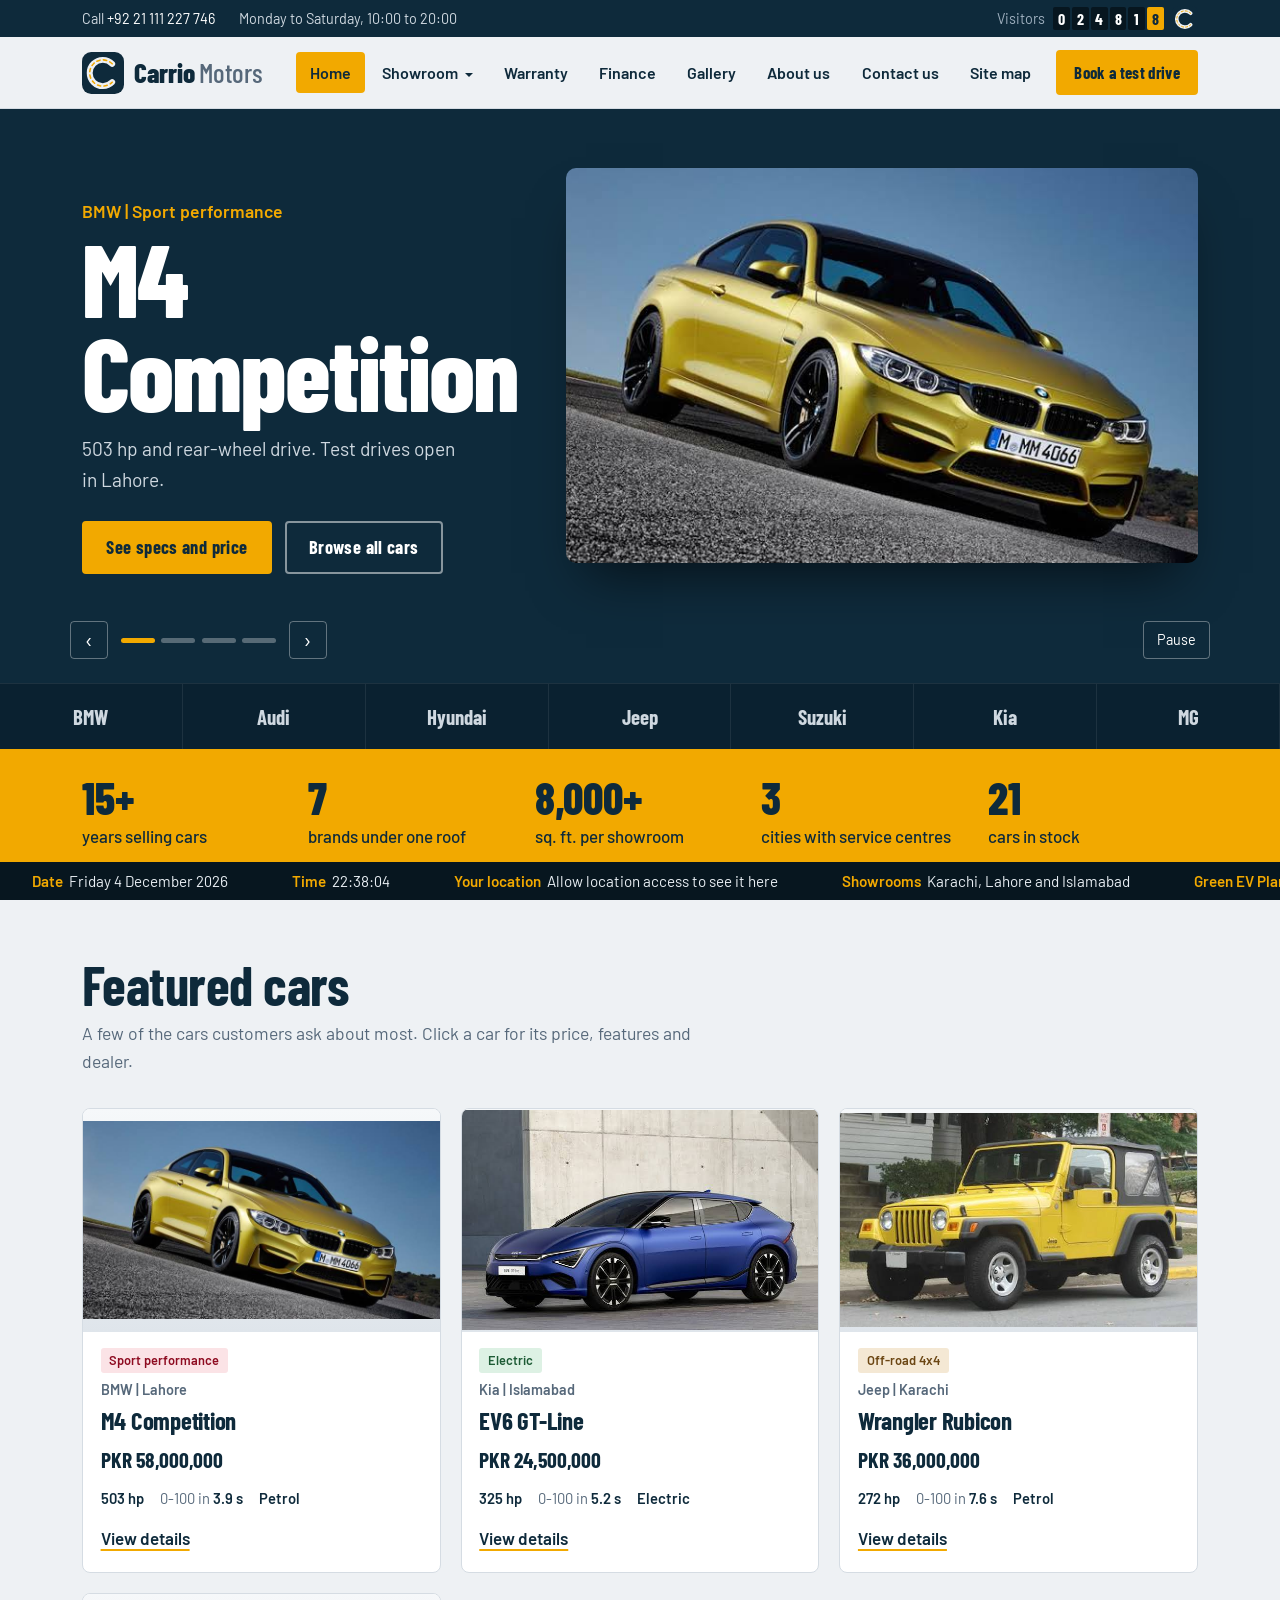
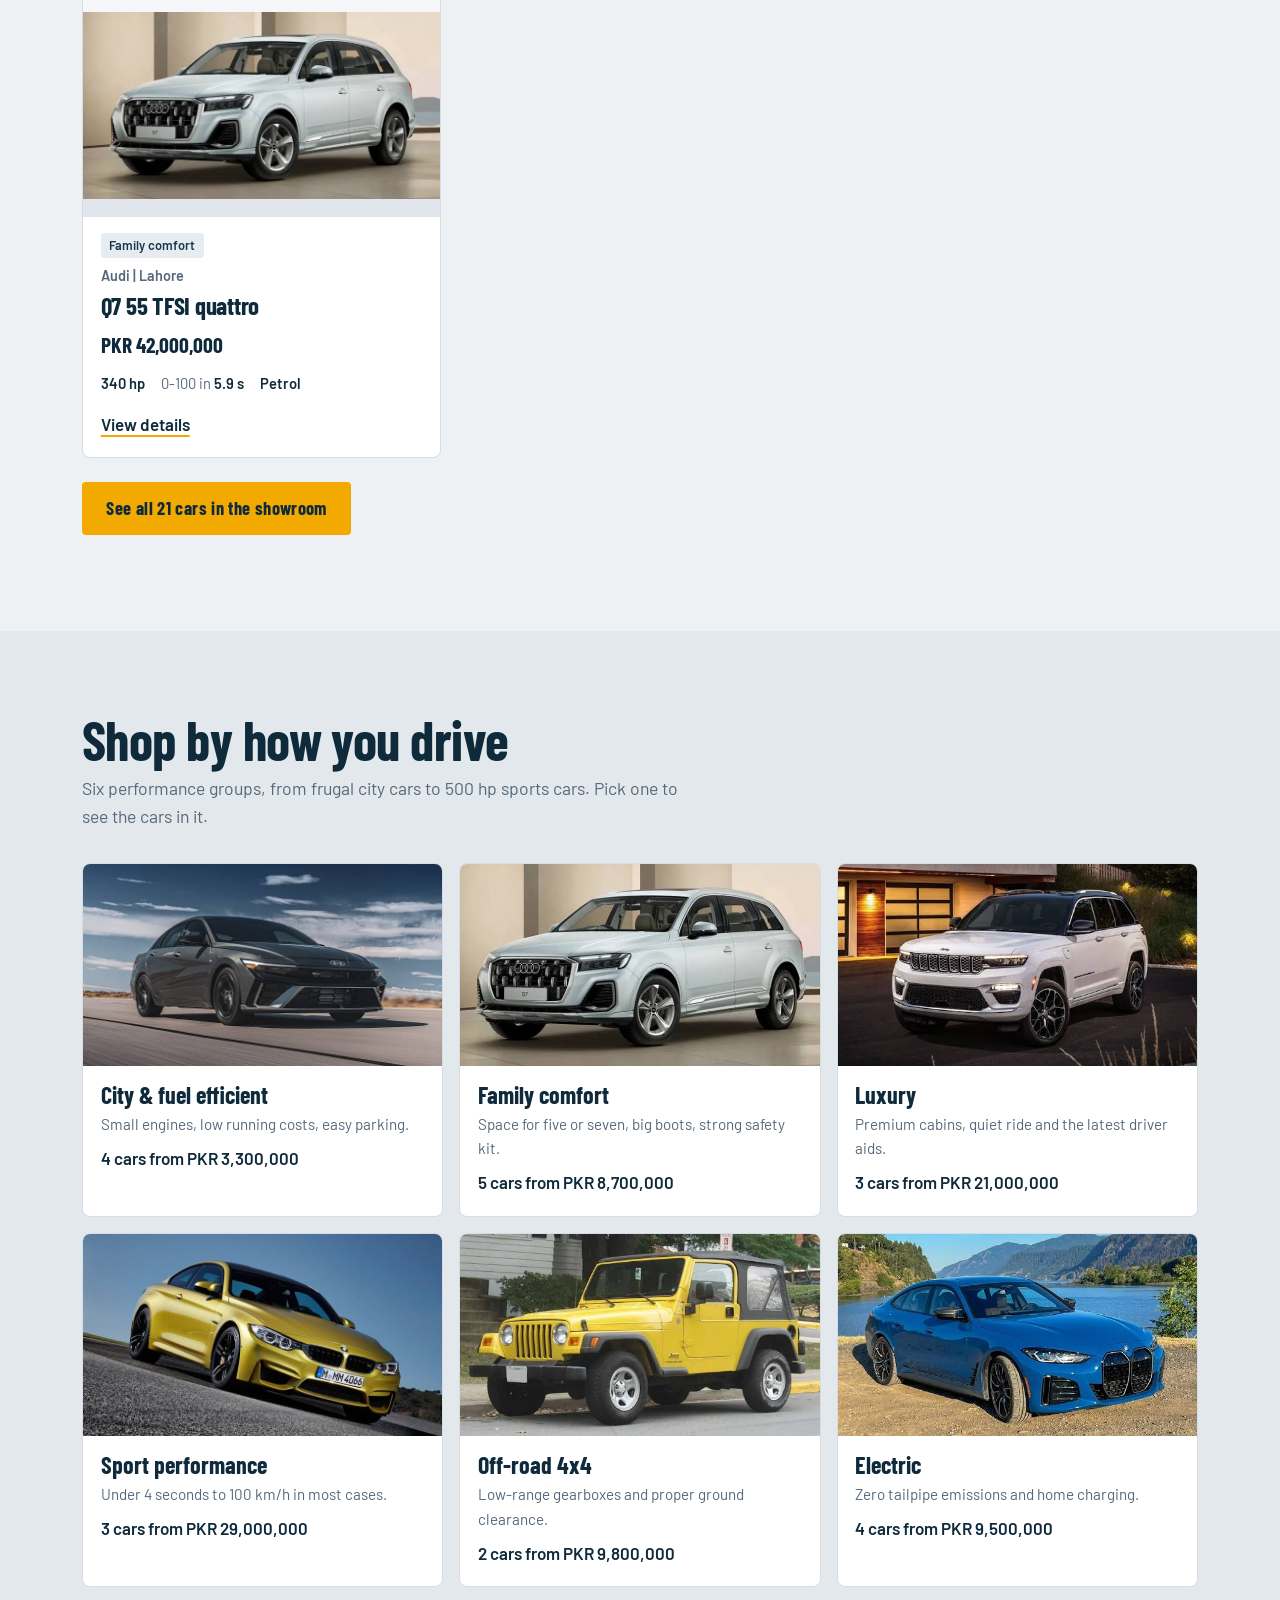
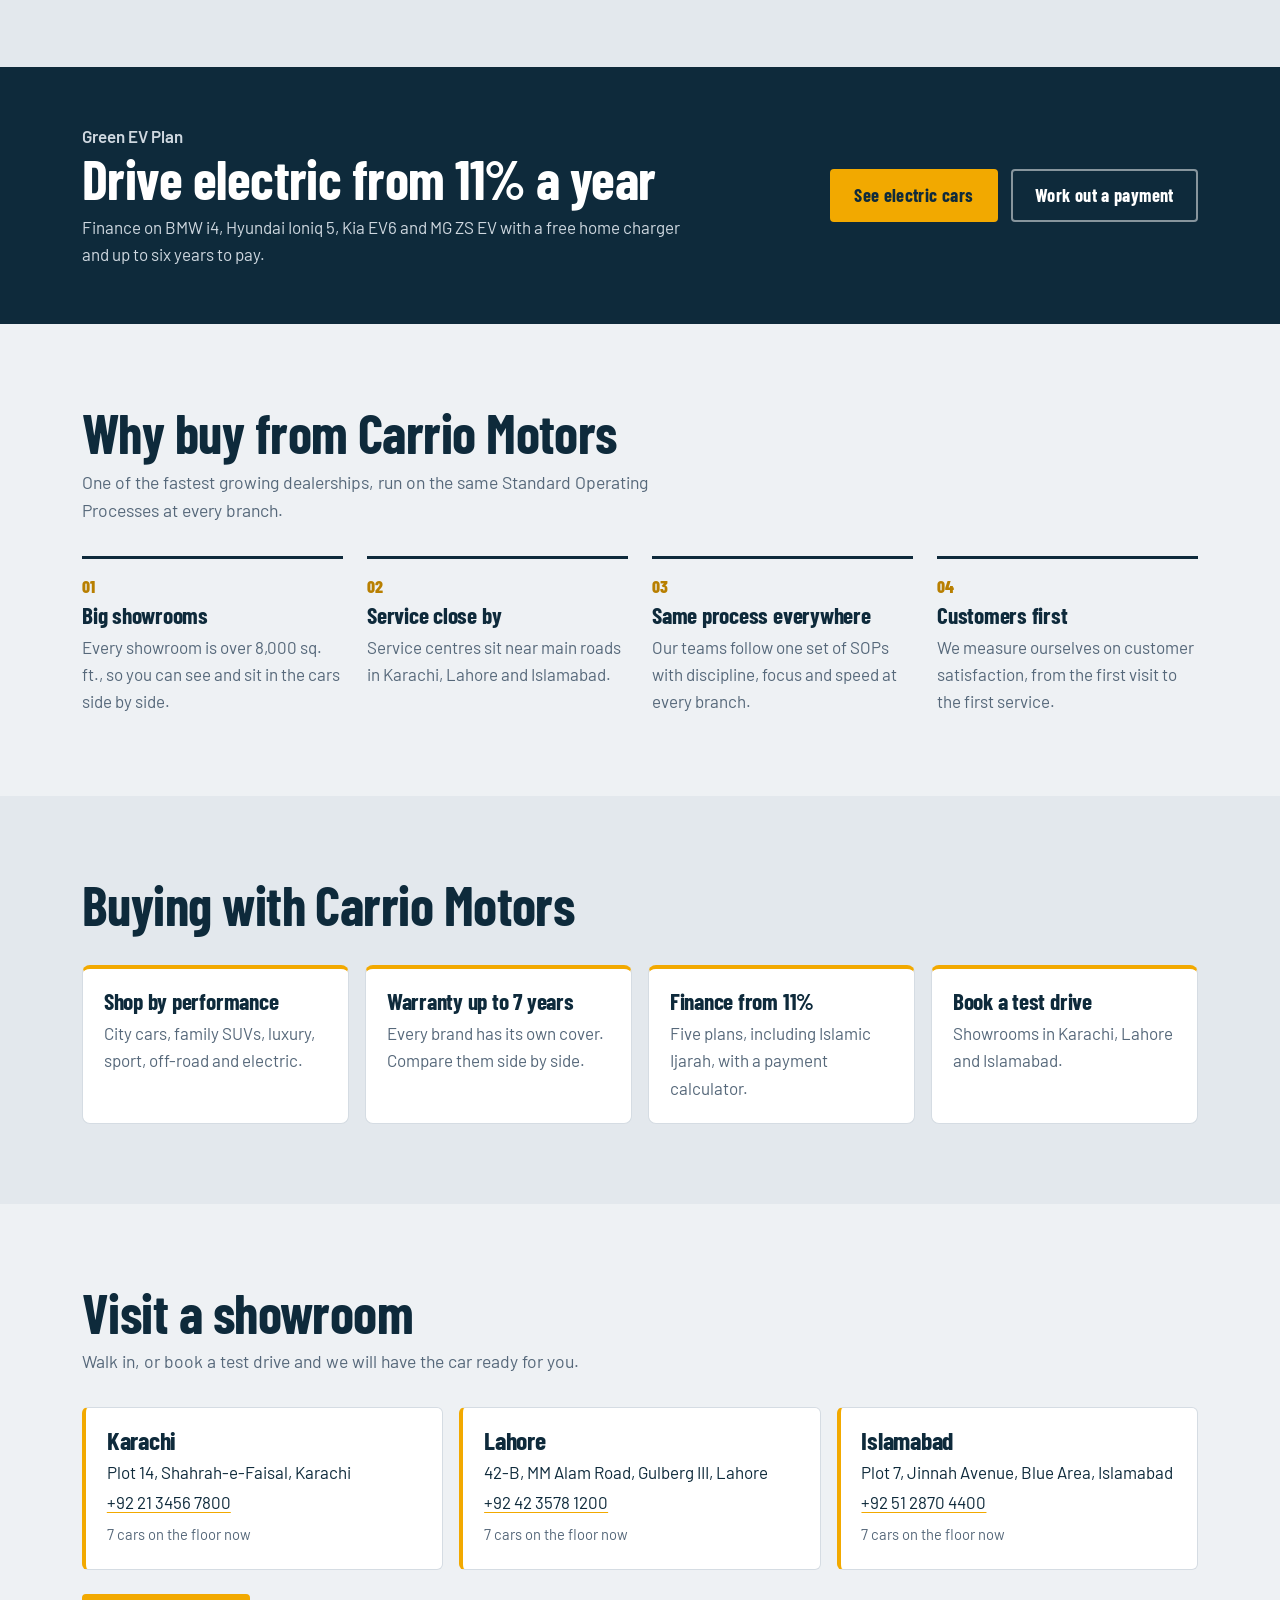
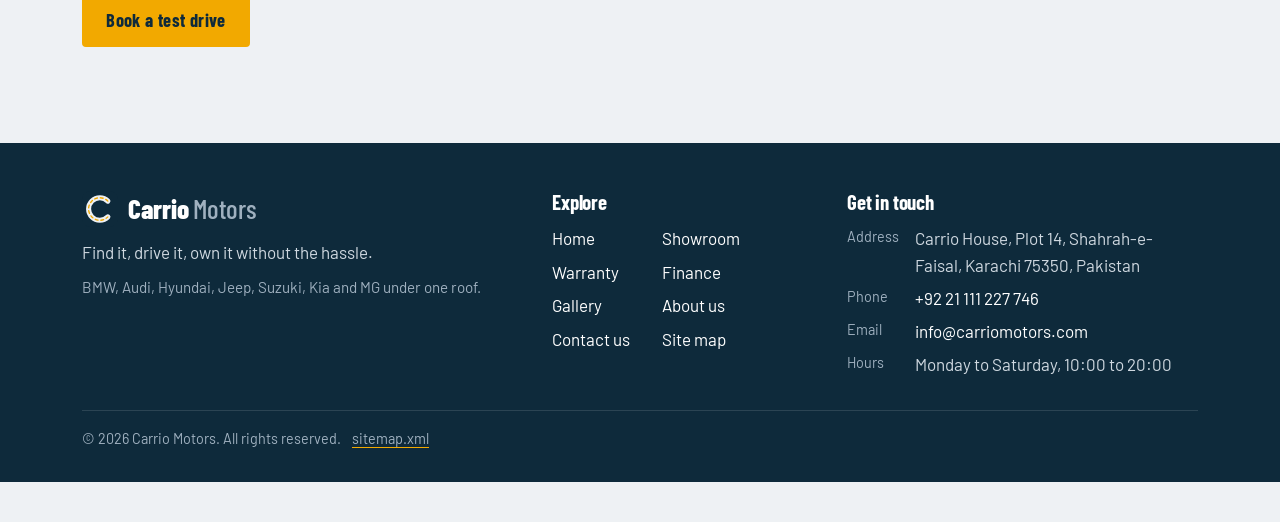
<file: index.html>
<!DOCTYPE html>
<html lang="en">
<head>
  <meta charset="UTF-8">
  <meta name="viewport" content="width=device-width, initial-scale=1">
  <meta name="description" content="Carrio Motors: BMW, Audi, Hyundai, Jeep, Suzuki, Kia and MG cars with warranty and finance plans, in Karachi, Lahore and Islamabad.">
  <title>Carrio Motors | Car dealership</title>
  <link rel="icon" href="images/logo.svg" type="image/svg+xml">
  <link rel="stylesheet" href="assets/vendor/bootstrap.min.css">
  <link rel="stylesheet" href="assets/css/style.css">
</head>
<body data-page="index">

<a class="skip-link" href="#main">Skip to content</a>

<!-- ===== Utility strip: contact + visitor counter beside logo (top right) ===== -->
<div class="utility-strip">
  <div class="container-xl d-flex align-items-center justify-content-between gap-3">
    <p class="utility-info mb-0">
      <span>Call <a href="tel:+9221111227746" data-company="phone">+92 21 111 227 746</a></span>
      <span class="d-none d-md-inline" data-company="hours">Monday to Saturday, 10:00 to 20:00</span>
    </p>
    <div class="visitor" aria-live="polite">
      <span class="visitor-label">Visitors</span>
      <span class="odometer" id="visitorCount" aria-label="Visitor count"></span>
      <img src="images/logo.svg" alt="Carrio Motors emblem" class="visitor-logo" width="26" height="26">
    </div>
  </div>
</div>

<!-- ===== Header + menu ===== -->
<header class="site-header" id="top">
  <nav class="container-xl d-flex align-items-center justify-content-between" id="mainNav" aria-label="Main menu">
    <a href="index.html" class="brand-mark">
      <img src="images/logo.svg" alt="" width="42" height="42">
      <span class="brand-word">Carrio<span>Motors</span></span>
    </a>

    <button class="menu-toggle" id="menuToggle" aria-expanded="false" aria-controls="menuList">
      <span class="bar"></span><span class="bar"></span><span class="bar"></span>
      <span class="visually-hidden">Open menu</span>
    </button>

    <ul class="menu" id="menuList">
      <li><a href="index.html" class="nav-link">Home</a></li>
      <li class="has-drop">
        <a href="showroom.html" class="nav-link" aria-haspopup="true">Showroom</a>
        <ul class="drop">
          <li><a href="showroom.html?view=brand">Cars by brand</a></li>
          <li><a href="showroom.html?view=category">Cars by performance</a></li>
        </ul>
      </li>
      <li><a href="warranty.html" class="nav-link">Warranty</a></li>
      <li><a href="finance.html" class="nav-link">Finance</a></li>
      <li><a href="gallery.html" class="nav-link">Gallery</a></li>
      <li><a href="about.html" class="nav-link">About us</a></li>
      <li><a href="contact.html" class="nav-link">Contact us</a></li>
      <li><a href="sitemap.html" class="nav-link">Site map</a></li>
      <li class="menu-cta"><a href="contact.html" class="btn-signal">Book a test drive</a></li>
    </ul>
  </nav>
</header>


<main id="main">

  <!-- ===== Hero: scrolling images of cars ===== -->
  <section id="home" class="hero" aria-roledescription="carousel" aria-label="Featured cars">
    <div class="container-xl hero-inner">
      <div class="hero-copy">
        <p class="hero-kicker" id="heroBrand"></p>
        <h1 class="hero-title" id="heroTitle">Carrio Motors</h1>
        <p class="hero-line" id="heroLine"></p>
        <div class="hero-actions">
          <button class="btn-signal" id="heroDetails">See specs and price</button>
          <a href="showroom.html" class="btn-ghost">Browse all cars</a>
        </div>
      </div>
      <div class="hero-stage">
        <div class="hero-car" id="heroCar"></div>
        <div class="road" aria-hidden="true"><span></span></div>
      </div>
    </div>
    <div class="container-xl hero-controls">
      <button class="hero-arrow" id="heroPrev" aria-label="Previous car">&#8249;</button>
      <div class="hero-dots" id="heroDots" role="tablist"></div>
      <button class="hero-arrow" id="heroNext" aria-label="Next car">&#8250;</button>
      <button class="hero-pause" id="heroPause" aria-label="Pause slideshow">Pause</button>
    </div>
    <div class="brand-rail" id="brandRail" aria-label="Brands we sell"></div>
  </section>



  <!-- ===== Stats band ===== -->
  <section class="stats-band" aria-label="Carrio Motors in numbers">
    <div class="container-xl"><dl class="band-stats" id="homeStats"></dl></div>
  </section>

  <!-- ===== Featured cars ===== -->
  <section id="featured" class="section">
    <div class="container-xl">
      <div class="section-head">
        <h2>Featured cars</h2>
        <p>A few of the cars customers ask about most. Click a car for its price, features and dealer.</p>
      </div>
      <div class="car-grid" id="featuredGrid"></div>
      <p class="mt-4"><a href="showroom.html" class="btn-signal">See all 21 cars in the showroom</a></p>
    </div>
  </section>


  <!-- ===== Shop by performance ===== -->
  <section class="section section-alt">
    <div class="container-xl">
      <div class="section-head">
        <h2>Shop by how you drive</h2>
        <p>Six performance groups, from frugal city cars to 500 hp sports cars. Pick one to see the cars in it.</p>
      </div>
      <div class="cat-grid" id="catTiles"></div>
    </div>
  </section>

  <!-- ===== Offer banner ===== -->
  <section class="offer">
    <div class="container-xl offer-inner">
      <div>
        <p class="offer-kicker">Green EV Plan</p>
        <h2>Drive electric from 11% a year</h2>
        <p>Finance on BMW i4, Hyundai Ioniq 5, Kia EV6 and MG ZS EV with a free home charger and up to six years to pay.</p>
      </div>
      <div class="offer-actions">
        <a href="showroom.html?category=electric" class="btn-signal">See electric cars</a>
        <a href="finance.html#calculator" class="btn-ghost">Work out a payment</a>
      </div>
    </div>
  </section>

  <!-- ===== Why Carrio ===== -->
  <section class="section">
    <div class="container-xl">
      <div class="section-head">
        <h2>Why buy from Carrio Motors</h2>
        <p>One of the fastest growing dealerships, run on the same Standard Operating Processes at every branch.</p>
      </div>
      <div class="why-grid">
        <div class="why"><span class="why-num">01</span><h3>Big showrooms</h3><p>Every showroom is over 8,000 sq. ft., so you can see and sit in the cars side by side.</p></div>
        <div class="why"><span class="why-num">02</span><h3>Service close by</h3><p>Service centres sit near main roads in Karachi, Lahore and Islamabad.</p></div>
        <div class="why"><span class="why-num">03</span><h3>Same process everywhere</h3><p>Our teams follow one set of SOPs with discipline, focus and speed at every branch.</p></div>
        <div class="why"><span class="why-num">04</span><h3>Customers first</h3><p>We measure ourselves on customer satisfaction, from the first visit to the first service.</p></div>
      </div>
    </div>
  </section>

  <!-- ===== Quick links ===== -->
  <section class="section section-alt">
    <div class="container-xl">
      <div class="section-head"><h2>Buying with Carrio Motors</h2></div>
      <div class="quick-grid">
        <a class="quick" href="showroom.html?view=category"><h3>Shop by performance</h3><p>City cars, family SUVs, luxury, sport, off-road and electric.</p></a>
        <a class="quick" href="warranty.html"><h3>Warranty up to 7 years</h3><p>Every brand has its own cover. Compare them side by side.</p></a>
        <a class="quick" href="finance.html"><h3>Finance from 11%</h3><p>Five plans, including Islamic Ijarah, with a payment calculator.</p></a>
        <a class="quick" href="contact.html"><h3>Book a test drive</h3><p>Showrooms in Karachi, Lahore and Islamabad.</p></a>
      </div>
    </div>
  </section>

  <!-- ===== Showrooms ===== -->
  <section class="section">
    <div class="container-xl">
      <div class="section-head">
        <h2>Visit a showroom</h2>
        <p>Walk in, or book a test drive and we will have the car ready for you.</p>
      </div>
      <div class="home-showrooms" id="homeShowrooms"></div>
      <p class="mt-4"><a href="contact.html" class="btn-signal">Book a test drive</a></p>
    </div>
  </section>
</main>

<footer class="site-footer">
  <div class="container-xl footer-inner">
    <div>
      <a href="index.html" class="brand-mark">
        <img src="images/logo.svg" alt="" width="36" height="36">
        <span class="brand-word">Carrio<span>Motors</span></span>
      </a>
      <p class="footer-slogan" data-company="slogan"></p>
      <p class="footer-brands">BMW, Audi, Hyundai, Jeep, Suzuki, Kia and MG under one roof.</p>
    </div>
    <div>
      <h2 class="footer-head">Explore</h2>
      <ul class="footer-links">
        <li><a href="index.html">Home</a></li>
        <li><a href="showroom.html">Showroom</a></li>
        <li><a href="warranty.html">Warranty</a></li>
        <li><a href="finance.html">Finance</a></li>
        <li><a href="gallery.html">Gallery</a></li>
        <li><a href="about.html">About us</a></li>
        <li><a href="contact.html">Contact us</a></li>
        <li><a href="sitemap.html">Site map</a></li>
      </ul>
    </div>
    <div>
      <h2 class="footer-head">Get in touch</h2>
      <address class="footer-contact">
        <span class="fc-label">Address</span><span data-company="headOffice"></span>
        <span class="fc-label">Phone</span><a data-company="phoneLink" href="tel:+9221111227746">+92 21 111 227 746</a>
        <span class="fc-label">Email</span><a data-company="emailLink" href="mailto:info@carriomotors.com">info@carriomotors.com</a>
        <span class="fc-label">Hours</span><span data-company="hours"></span>
      </address>
    </div>
    <p class="copyright">&copy; <span id="year"></span> Carrio Motors. All rights reserved. <a href="sitemap.xml">sitemap.xml</a></p>
  </div>
</footer>

<button class="to-top" id="toTop" aria-label="Back to top">&#8593;</button>

<!-- ===== Bottom ticker: date, time, location ===== -->
<div class="ticker" role="marquee" aria-label="Date, time and location">
  <div class="ticker-track" id="tickerTrack"></div>
</div>

<!-- ===== Car details popup ===== -->
<div class="modal fade" id="carModal" tabindex="-1" aria-labelledby="carModalTitle" aria-hidden="true">
  <div class="modal-dialog modal-xl modal-dialog-centered modal-dialog-scrollable">
    <div class="modal-content car-modal">
      <div class="modal-header">
        <div>
          <p class="modal-brand" id="carModalBrand"></p>
          <h2 class="modal-title" id="carModalTitle"></h2>
        </div>
        <button type="button" class="btn-close" data-bs-dismiss="modal" aria-label="Close"></button>
      </div>
      <div class="modal-body" id="carModalBody"></div>
    </div>
  </div>
</div>

<script src="assets/vendor/jquery.min.js"></script>
<script src="assets/vendor/bootstrap.bundle.min.js"></script>
<script src="data/data-fallback.js"></script>
<script src="assets/js/car-art.js"></script>
<script src="assets/js/app.js"></script>
</body>
</html>
</file>
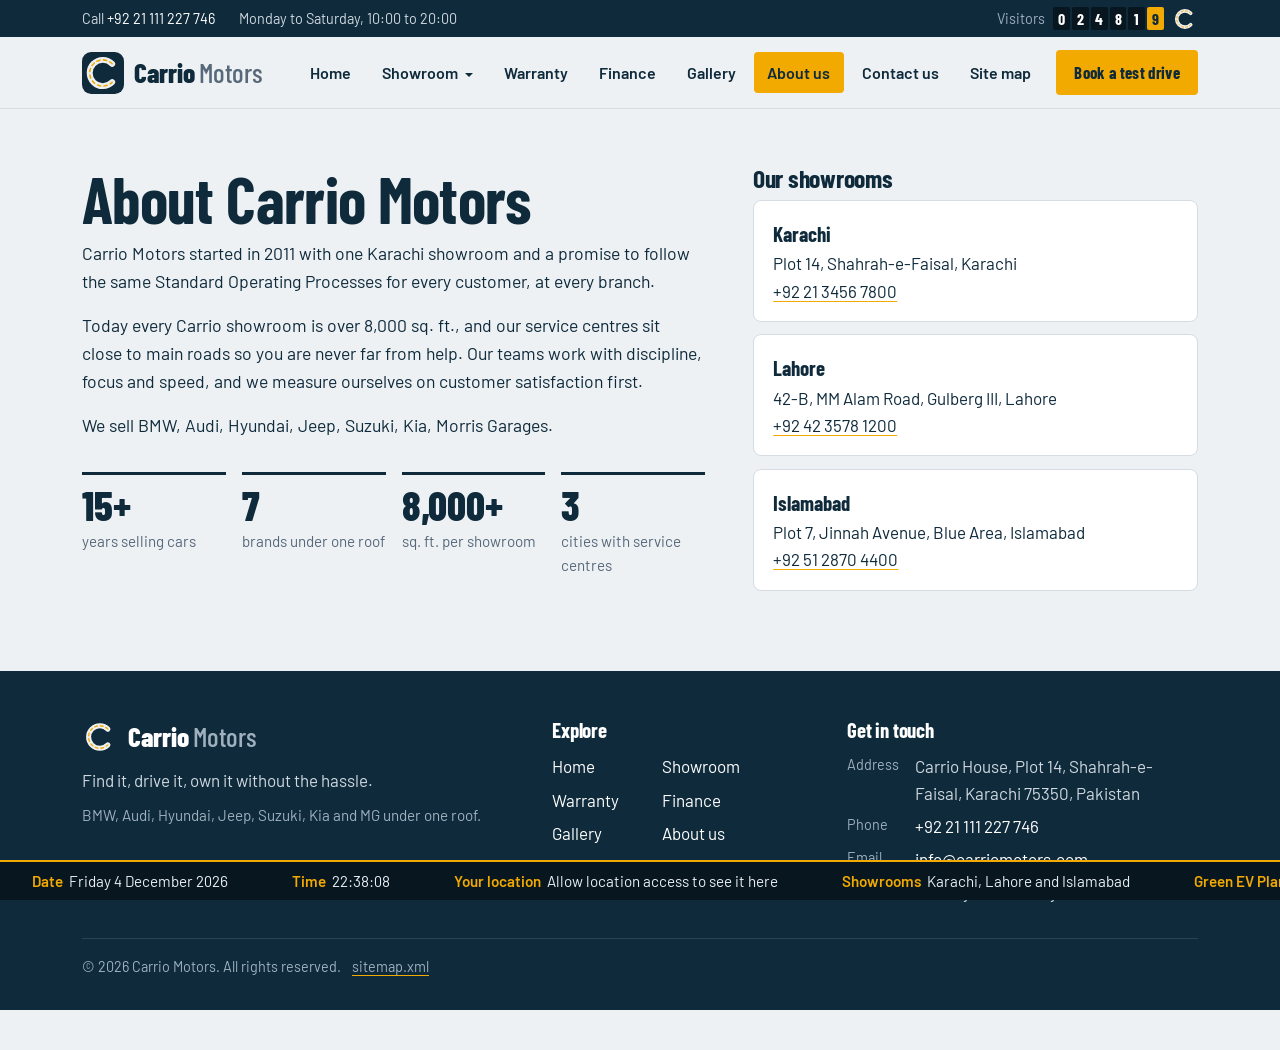
<file: about.html>
<!DOCTYPE html>
<html lang="en">
<head>
  <meta charset="UTF-8">
  <meta name="viewport" content="width=device-width, initial-scale=1">
  <meta name="description" content="Carrio Motors: BMW, Audi, Hyundai, Jeep, Suzuki, Kia and MG cars with warranty and finance plans, in Karachi, Lahore and Islamabad.">
  <title>About us | Carrio Motors</title>
  <link rel="icon" href="images/logo.svg" type="image/svg+xml">
  <link rel="stylesheet" href="assets/vendor/bootstrap.min.css">
  <link rel="stylesheet" href="assets/css/style.css">
</head>
<body data-page="about">

<a class="skip-link" href="#main">Skip to content</a>

<!-- ===== Utility strip: contact + visitor counter beside logo (top right) ===== -->
<div class="utility-strip">
  <div class="container-xl d-flex align-items-center justify-content-between gap-3">
    <p class="utility-info mb-0">
      <span>Call <a href="tel:+9221111227746" data-company="phone">+92 21 111 227 746</a></span>
      <span class="d-none d-md-inline" data-company="hours">Monday to Saturday, 10:00 to 20:00</span>
    </p>
    <div class="visitor" aria-live="polite">
      <span class="visitor-label">Visitors</span>
      <span class="odometer" id="visitorCount" aria-label="Visitor count"></span>
      <img src="images/logo.svg" alt="Carrio Motors emblem" class="visitor-logo" width="26" height="26">
    </div>
  </div>
</div>

<!-- ===== Header + menu ===== -->
<header class="site-header" id="top">
  <nav class="container-xl d-flex align-items-center justify-content-between" id="mainNav" aria-label="Main menu">
    <a href="index.html" class="brand-mark">
      <img src="images/logo.svg" alt="" width="42" height="42">
      <span class="brand-word">Carrio<span>Motors</span></span>
    </a>

    <button class="menu-toggle" id="menuToggle" aria-expanded="false" aria-controls="menuList">
      <span class="bar"></span><span class="bar"></span><span class="bar"></span>
      <span class="visually-hidden">Open menu</span>
    </button>

    <ul class="menu" id="menuList">
      <li><a href="index.html" class="nav-link">Home</a></li>
      <li class="has-drop">
        <a href="showroom.html" class="nav-link" aria-haspopup="true">Showroom</a>
        <ul class="drop">
          <li><a href="showroom.html?view=brand">Cars by brand</a></li>
          <li><a href="showroom.html?view=category">Cars by performance</a></li>
        </ul>
      </li>
      <li><a href="warranty.html" class="nav-link">Warranty</a></li>
      <li><a href="finance.html" class="nav-link">Finance</a></li>
      <li><a href="gallery.html" class="nav-link">Gallery</a></li>
      <li><a href="about.html" class="nav-link">About us</a></li>
      <li><a href="contact.html" class="nav-link">Contact us</a></li>
      <li><a href="sitemap.html" class="nav-link">Site map</a></li>
      <li class="menu-cta"><a href="contact.html" class="btn-signal">Book a test drive</a></li>
    </ul>
  </nav>
</header>


<main id="main">

  <!-- ===== About ===== -->
  <section id="about" class="section">
    <div class="container-xl about-layout">
      <div>
        <h1 class="page-title">About Carrio Motors</h1>
        <div id="aboutText"></div>
        <dl class="stats" id="aboutStats"></dl>
      </div>
      <div class="showrooms">
        <h3>Our showrooms</h3>
        <ul class="showroom-list" id="showroomList"></ul>
      </div>
    </div>
  </section>
</main>

<footer class="site-footer">
  <div class="container-xl footer-inner">
    <div>
      <a href="index.html" class="brand-mark">
        <img src="images/logo.svg" alt="" width="36" height="36">
        <span class="brand-word">Carrio<span>Motors</span></span>
      </a>
      <p class="footer-slogan" data-company="slogan"></p>
      <p class="footer-brands">BMW, Audi, Hyundai, Jeep, Suzuki, Kia and MG under one roof.</p>
    </div>
    <div>
      <h2 class="footer-head">Explore</h2>
      <ul class="footer-links">
        <li><a href="index.html">Home</a></li>
        <li><a href="showroom.html">Showroom</a></li>
        <li><a href="warranty.html">Warranty</a></li>
        <li><a href="finance.html">Finance</a></li>
        <li><a href="gallery.html">Gallery</a></li>
        <li><a href="about.html">About us</a></li>
        <li><a href="contact.html">Contact us</a></li>
        <li><a href="sitemap.html">Site map</a></li>
      </ul>
    </div>
    <div>
      <h2 class="footer-head">Get in touch</h2>
      <address class="footer-contact">
        <span class="fc-label">Address</span><span data-company="headOffice"></span>
        <span class="fc-label">Phone</span><a data-company="phoneLink" href="tel:+9221111227746">+92 21 111 227 746</a>
        <span class="fc-label">Email</span><a data-company="emailLink" href="mailto:info@carriomotors.com">info@carriomotors.com</a>
        <span class="fc-label">Hours</span><span data-company="hours"></span>
      </address>
    </div>
    <p class="copyright">&copy; <span id="year"></span> Carrio Motors. All rights reserved. <a href="sitemap.xml">sitemap.xml</a></p>
  </div>
</footer>

<button class="to-top" id="toTop" aria-label="Back to top">&#8593;</button>

<!-- ===== Bottom ticker: date, time, location ===== -->
<div class="ticker" role="marquee" aria-label="Date, time and location">
  <div class="ticker-track" id="tickerTrack"></div>
</div>

<script src="assets/vendor/jquery.min.js"></script>
<script src="assets/vendor/bootstrap.bundle.min.js"></script>
<script src="data/data-fallback.js"></script>
<script src="assets/js/car-art.js"></script>
<script src="assets/js/app.js"></script>
</body>
</html>
</file>
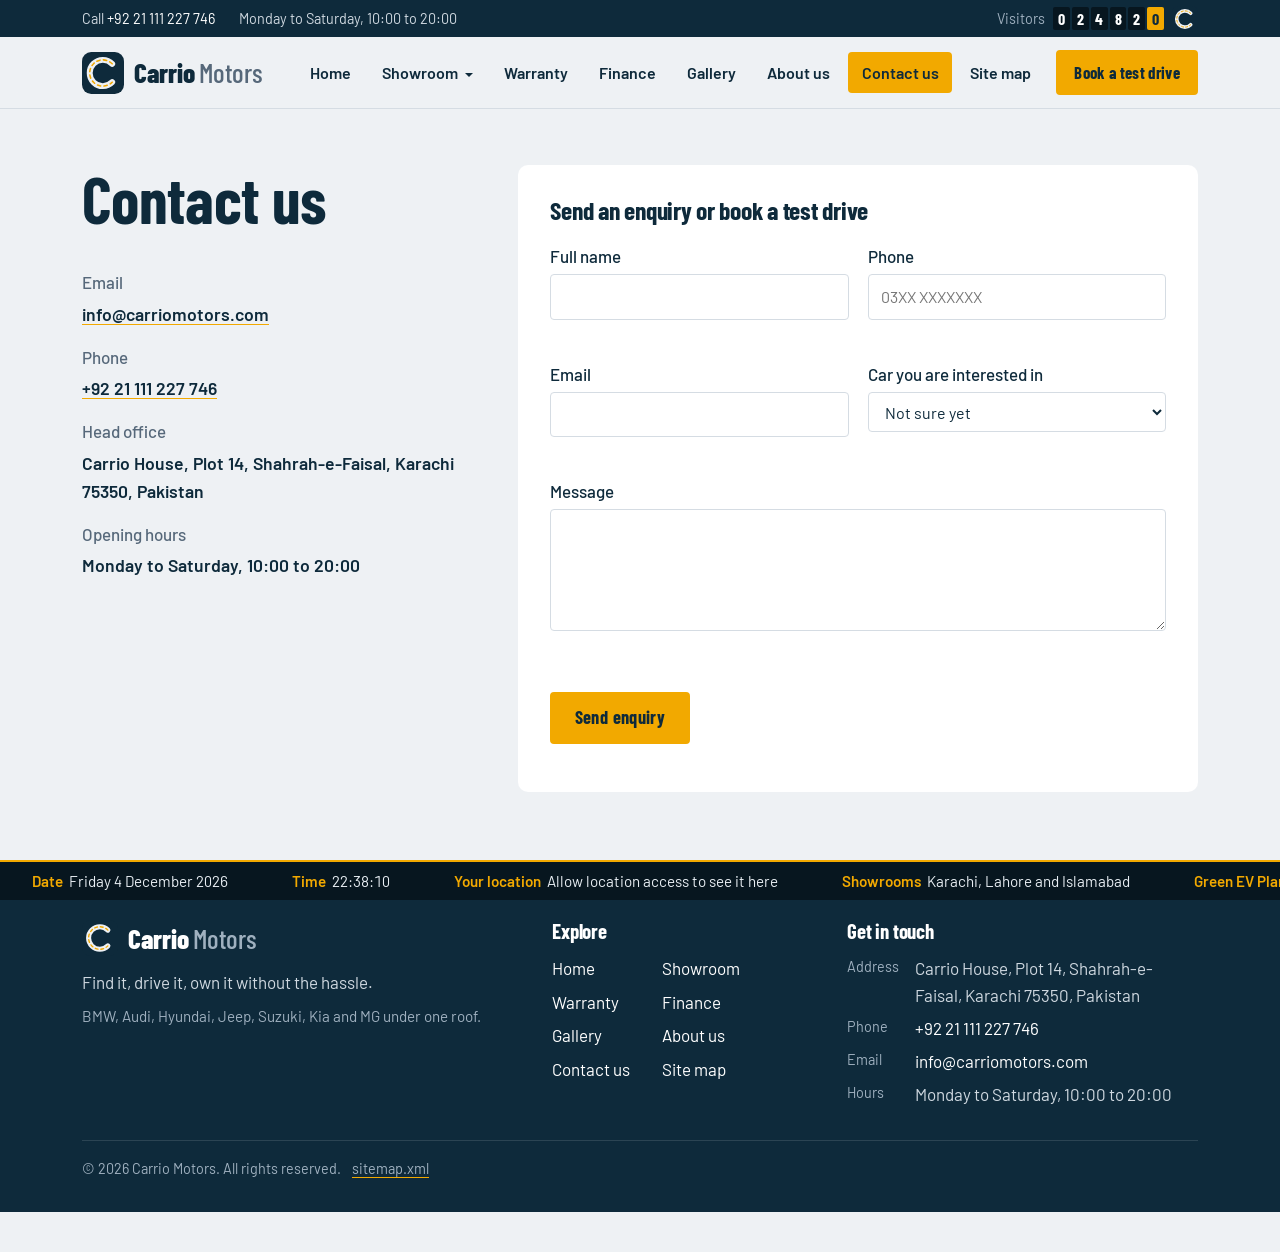
<file: contact.html>
<!DOCTYPE html>
<html lang="en">
<head>
  <meta charset="UTF-8">
  <meta name="viewport" content="width=device-width, initial-scale=1">
  <meta name="description" content="Carrio Motors: BMW, Audi, Hyundai, Jeep, Suzuki, Kia and MG cars with warranty and finance plans, in Karachi, Lahore and Islamabad.">
  <title>Contact us | Carrio Motors</title>
  <link rel="icon" href="images/logo.svg" type="image/svg+xml">
  <link rel="stylesheet" href="assets/vendor/bootstrap.min.css">
  <link rel="stylesheet" href="assets/css/style.css">
</head>
<body data-page="contact">

<a class="skip-link" href="#main">Skip to content</a>

<!-- ===== Utility strip: contact + visitor counter beside logo (top right) ===== -->
<div class="utility-strip">
  <div class="container-xl d-flex align-items-center justify-content-between gap-3">
    <p class="utility-info mb-0">
      <span>Call <a href="tel:+9221111227746" data-company="phone">+92 21 111 227 746</a></span>
      <span class="d-none d-md-inline" data-company="hours">Monday to Saturday, 10:00 to 20:00</span>
    </p>
    <div class="visitor" aria-live="polite">
      <span class="visitor-label">Visitors</span>
      <span class="odometer" id="visitorCount" aria-label="Visitor count"></span>
      <img src="images/logo.svg" alt="Carrio Motors emblem" class="visitor-logo" width="26" height="26">
    </div>
  </div>
</div>

<!-- ===== Header + menu ===== -->
<header class="site-header" id="top">
  <nav class="container-xl d-flex align-items-center justify-content-between" id="mainNav" aria-label="Main menu">
    <a href="index.html" class="brand-mark">
      <img src="images/logo.svg" alt="" width="42" height="42">
      <span class="brand-word">Carrio<span>Motors</span></span>
    </a>

    <button class="menu-toggle" id="menuToggle" aria-expanded="false" aria-controls="menuList">
      <span class="bar"></span><span class="bar"></span><span class="bar"></span>
      <span class="visually-hidden">Open menu</span>
    </button>

    <ul class="menu" id="menuList">
      <li><a href="index.html" class="nav-link">Home</a></li>
      <li class="has-drop">
        <a href="showroom.html" class="nav-link" aria-haspopup="true">Showroom</a>
        <ul class="drop">
          <li><a href="showroom.html?view=brand">Cars by brand</a></li>
          <li><a href="showroom.html?view=category">Cars by performance</a></li>
        </ul>
      </li>
      <li><a href="warranty.html" class="nav-link">Warranty</a></li>
      <li><a href="finance.html" class="nav-link">Finance</a></li>
      <li><a href="gallery.html" class="nav-link">Gallery</a></li>
      <li><a href="about.html" class="nav-link">About us</a></li>
      <li><a href="contact.html" class="nav-link">Contact us</a></li>
      <li><a href="sitemap.html" class="nav-link">Site map</a></li>
      <li class="menu-cta"><a href="contact.html" class="btn-signal">Book a test drive</a></li>
    </ul>
  </nav>
</header>


<main id="main">

  <!-- ===== Contact ===== -->
  <section id="contact" class="section">
    <div class="container-xl contact-layout">
      <div>
        <h1 class="page-title">Contact us</h1>
        <dl class="contact-details">
          <dt>Email</dt><dd><a data-company="emailLink" href="mailto:info@carriomotors.com">info@carriomotors.com</a></dd>
          <dt>Phone</dt><dd><a data-company="phoneLink" href="tel:+9221111227746">+92 21 111 227 746</a></dd>
          <dt>Head office</dt><dd data-company="headOffice"></dd>
          <dt>Opening hours</dt><dd data-company="hours"></dd>
        </dl>
      </div>
      <form class="contact-form" id="contactForm" novalidate>
        <h3>Send an enquiry or book a test drive</h3>
        <div class="form-grid">
          <div>
            <label for="cName">Full name</label>
            <input id="cName" name="name" class="field" required minlength="3" autocomplete="name">
            <p class="err" data-for="cName">Enter your full name (at least 3 letters).</p>
          </div>
          <div>
            <label for="cPhone">Phone</label>
            <input id="cPhone" name="phone" class="field" required inputmode="tel" autocomplete="tel" placeholder="03XX XXXXXXX">
            <p class="err" data-for="cPhone">Enter a phone number with 10 to 13 digits.</p>
          </div>
          <div>
            <label for="cEmail">Email</label>
            <input id="cEmail" name="email" type="email" class="field" required autocomplete="email">
            <p class="err" data-for="cEmail">Enter an email like name@example.com.</p>
          </div>
          <div>
            <label for="cCar">Car you are interested in</label>
            <select id="cCar" name="car" class="field"></select>
          </div>
          <div class="span-2">
            <label for="cMsg">Message</label>
            <textarea id="cMsg" name="message" rows="4" class="field" required minlength="10"></textarea>
            <p class="err" data-for="cMsg">Write at least 10 characters so our team knows how to help.</p>
          </div>
        </div>
        <button type="submit" class="btn-signal">Send enquiry</button>
        <p class="form-ok" id="formOk" role="status"></p>
      </form>
    </div>
  </section>
</main>

<footer class="site-footer">
  <div class="container-xl footer-inner">
    <div>
      <a href="index.html" class="brand-mark">
        <img src="images/logo.svg" alt="" width="36" height="36">
        <span class="brand-word">Carrio<span>Motors</span></span>
      </a>
      <p class="footer-slogan" data-company="slogan"></p>
      <p class="footer-brands">BMW, Audi, Hyundai, Jeep, Suzuki, Kia and MG under one roof.</p>
    </div>
    <div>
      <h2 class="footer-head">Explore</h2>
      <ul class="footer-links">
        <li><a href="index.html">Home</a></li>
        <li><a href="showroom.html">Showroom</a></li>
        <li><a href="warranty.html">Warranty</a></li>
        <li><a href="finance.html">Finance</a></li>
        <li><a href="gallery.html">Gallery</a></li>
        <li><a href="about.html">About us</a></li>
        <li><a href="contact.html">Contact us</a></li>
        <li><a href="sitemap.html">Site map</a></li>
      </ul>
    </div>
    <div>
      <h2 class="footer-head">Get in touch</h2>
      <address class="footer-contact">
        <span class="fc-label">Address</span><span data-company="headOffice"></span>
        <span class="fc-label">Phone</span><a data-company="phoneLink" href="tel:+9221111227746">+92 21 111 227 746</a>
        <span class="fc-label">Email</span><a data-company="emailLink" href="mailto:info@carriomotors.com">info@carriomotors.com</a>
        <span class="fc-label">Hours</span><span data-company="hours"></span>
      </address>
    </div>
    <p class="copyright">&copy; <span id="year"></span> Carrio Motors. All rights reserved. <a href="sitemap.xml">sitemap.xml</a></p>
  </div>
</footer>

<button class="to-top" id="toTop" aria-label="Back to top">&#8593;</button>

<!-- ===== Bottom ticker: date, time, location ===== -->
<div class="ticker" role="marquee" aria-label="Date, time and location">
  <div class="ticker-track" id="tickerTrack"></div>
</div>

<script src="assets/vendor/jquery.min.js"></script>
<script src="assets/vendor/bootstrap.bundle.min.js"></script>
<script src="data/data-fallback.js"></script>
<script src="assets/js/car-art.js"></script>
<script src="assets/js/app.js"></script>
</body>
</html>
</file>
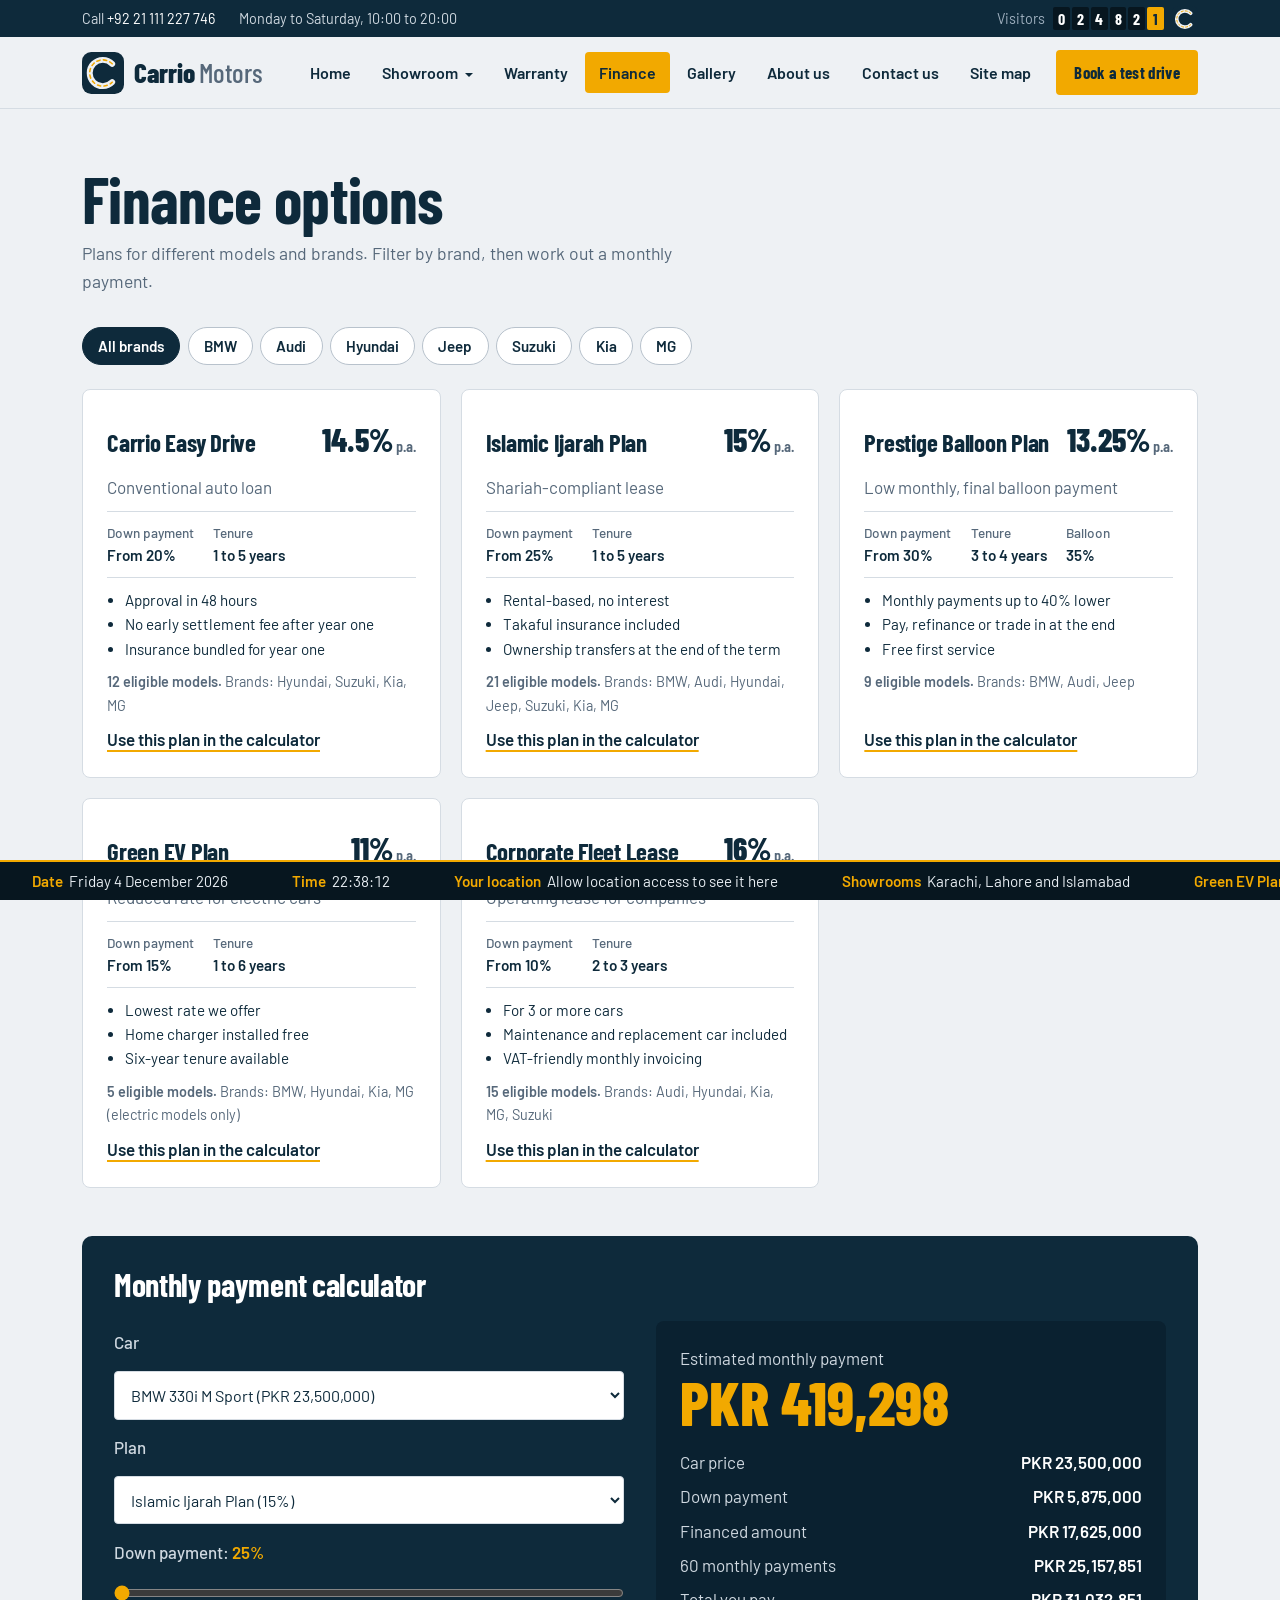
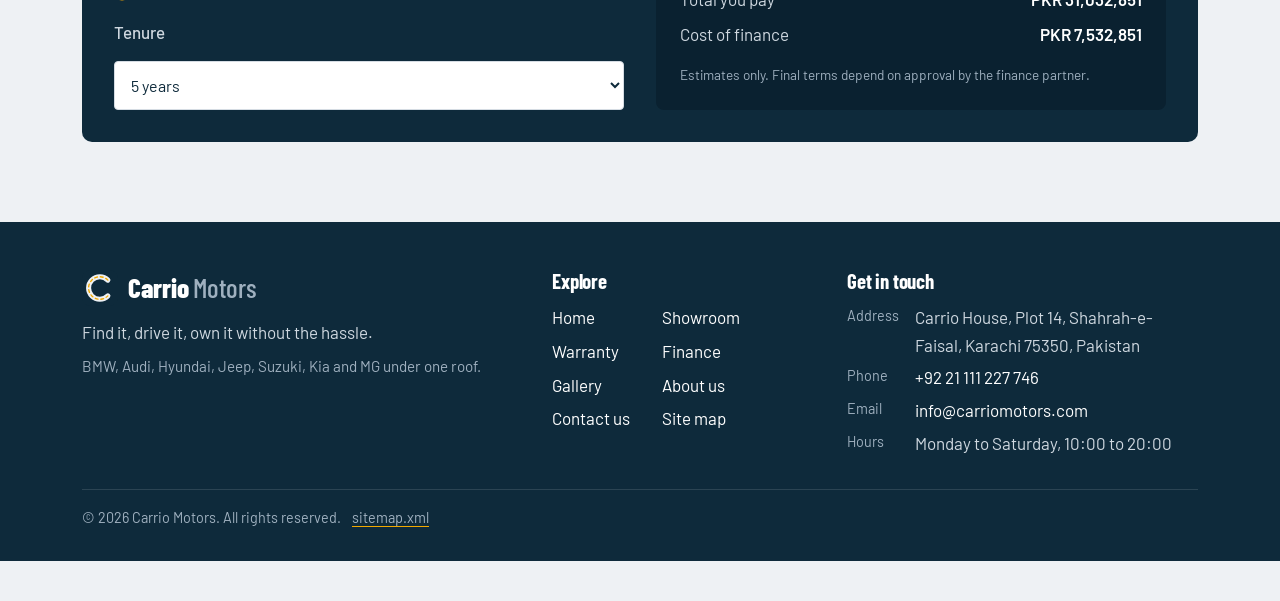
<file: finance.html>
<!DOCTYPE html>
<html lang="en">
<head>
  <meta charset="UTF-8">
  <meta name="viewport" content="width=device-width, initial-scale=1">
  <meta name="description" content="Carrio Motors: BMW, Audi, Hyundai, Jeep, Suzuki, Kia and MG cars with warranty and finance plans, in Karachi, Lahore and Islamabad.">
  <title>Finance options | Carrio Motors</title>
  <link rel="icon" href="images/logo.svg" type="image/svg+xml">
  <link rel="stylesheet" href="assets/vendor/bootstrap.min.css">
  <link rel="stylesheet" href="assets/css/style.css">
</head>
<body data-page="finance">

<a class="skip-link" href="#main">Skip to content</a>

<!-- ===== Utility strip: contact + visitor counter beside logo (top right) ===== -->
<div class="utility-strip">
  <div class="container-xl d-flex align-items-center justify-content-between gap-3">
    <p class="utility-info mb-0">
      <span>Call <a href="tel:+9221111227746" data-company="phone">+92 21 111 227 746</a></span>
      <span class="d-none d-md-inline" data-company="hours">Monday to Saturday, 10:00 to 20:00</span>
    </p>
    <div class="visitor" aria-live="polite">
      <span class="visitor-label">Visitors</span>
      <span class="odometer" id="visitorCount" aria-label="Visitor count"></span>
      <img src="images/logo.svg" alt="Carrio Motors emblem" class="visitor-logo" width="26" height="26">
    </div>
  </div>
</div>

<!-- ===== Header + menu ===== -->
<header class="site-header" id="top">
  <nav class="container-xl d-flex align-items-center justify-content-between" id="mainNav" aria-label="Main menu">
    <a href="index.html" class="brand-mark">
      <img src="images/logo.svg" alt="" width="42" height="42">
      <span class="brand-word">Carrio<span>Motors</span></span>
    </a>

    <button class="menu-toggle" id="menuToggle" aria-expanded="false" aria-controls="menuList">
      <span class="bar"></span><span class="bar"></span><span class="bar"></span>
      <span class="visually-hidden">Open menu</span>
    </button>

    <ul class="menu" id="menuList">
      <li><a href="index.html" class="nav-link">Home</a></li>
      <li class="has-drop">
        <a href="showroom.html" class="nav-link" aria-haspopup="true">Showroom</a>
        <ul class="drop">
          <li><a href="showroom.html?view=brand">Cars by brand</a></li>
          <li><a href="showroom.html?view=category">Cars by performance</a></li>
        </ul>
      </li>
      <li><a href="warranty.html" class="nav-link">Warranty</a></li>
      <li><a href="finance.html" class="nav-link">Finance</a></li>
      <li><a href="gallery.html" class="nav-link">Gallery</a></li>
      <li><a href="about.html" class="nav-link">About us</a></li>
      <li><a href="contact.html" class="nav-link">Contact us</a></li>
      <li><a href="sitemap.html" class="nav-link">Site map</a></li>
      <li class="menu-cta"><a href="contact.html" class="btn-signal">Book a test drive</a></li>
    </ul>
  </nav>
</header>


<main id="main">

  <!-- ===== Finance ===== -->
  <section id="finance" class="section">
    <div class="container-xl">
      <div class="section-head">
        <h1 class="page-title">Finance options</h1>
        <p>Plans for different models and brands. Filter by brand, then work out a monthly payment.</p>
      </div>
      <div class="chips mb-4" id="financeChips" role="group" aria-label="Filter plans by brand"></div>
      <div class="scheme-list" id="schemeList"></div>

      <div class="calc" id="calculator">
        <h3>Monthly payment calculator</h3>
        <div class="calc-grid">
          <div class="calc-form">
            <label for="calcCar">Car</label>
            <select id="calcCar" class="field"></select>
            <label for="calcScheme">Plan</label>
            <select id="calcScheme" class="field"></select>
            <label for="calcDown">Down payment: <strong id="calcDownOut">20%</strong></label>
            <input type="range" id="calcDown" min="10" max="70" step="5" value="20">
            <label for="calcTenure">Tenure</label>
            <select id="calcTenure" class="field"></select>
          </div>
          <div class="calc-result" aria-live="polite">
            <p class="calc-label">Estimated monthly payment</p>
            <p class="calc-figure" id="calcMonthly">PKR 0</p>
            <dl class="calc-breakdown" id="calcBreakdown"></dl>
            <p class="calc-note">Estimates only. Final terms depend on approval by the finance partner.</p>
          </div>
        </div>
      </div>
    </div>
  </section>
</main>

<footer class="site-footer">
  <div class="container-xl footer-inner">
    <div>
      <a href="index.html" class="brand-mark">
        <img src="images/logo.svg" alt="" width="36" height="36">
        <span class="brand-word">Carrio<span>Motors</span></span>
      </a>
      <p class="footer-slogan" data-company="slogan"></p>
      <p class="footer-brands">BMW, Audi, Hyundai, Jeep, Suzuki, Kia and MG under one roof.</p>
    </div>
    <div>
      <h2 class="footer-head">Explore</h2>
      <ul class="footer-links">
        <li><a href="index.html">Home</a></li>
        <li><a href="showroom.html">Showroom</a></li>
        <li><a href="warranty.html">Warranty</a></li>
        <li><a href="finance.html">Finance</a></li>
        <li><a href="gallery.html">Gallery</a></li>
        <li><a href="about.html">About us</a></li>
        <li><a href="contact.html">Contact us</a></li>
        <li><a href="sitemap.html">Site map</a></li>
      </ul>
    </div>
    <div>
      <h2 class="footer-head">Get in touch</h2>
      <address class="footer-contact">
        <span class="fc-label">Address</span><span data-company="headOffice"></span>
        <span class="fc-label">Phone</span><a data-company="phoneLink" href="tel:+9221111227746">+92 21 111 227 746</a>
        <span class="fc-label">Email</span><a data-company="emailLink" href="mailto:info@carriomotors.com">info@carriomotors.com</a>
        <span class="fc-label">Hours</span><span data-company="hours"></span>
      </address>
    </div>
    <p class="copyright">&copy; <span id="year"></span> Carrio Motors. All rights reserved. <a href="sitemap.xml">sitemap.xml</a></p>
  </div>
</footer>

<button class="to-top" id="toTop" aria-label="Back to top">&#8593;</button>

<!-- ===== Bottom ticker: date, time, location ===== -->
<div class="ticker" role="marquee" aria-label="Date, time and location">
  <div class="ticker-track" id="tickerTrack"></div>
</div>

<script src="assets/vendor/jquery.min.js"></script>
<script src="assets/vendor/bootstrap.bundle.min.js"></script>
<script src="data/data-fallback.js"></script>
<script src="assets/js/car-art.js"></script>
<script src="assets/js/app.js"></script>
</body>
</html>
</file>
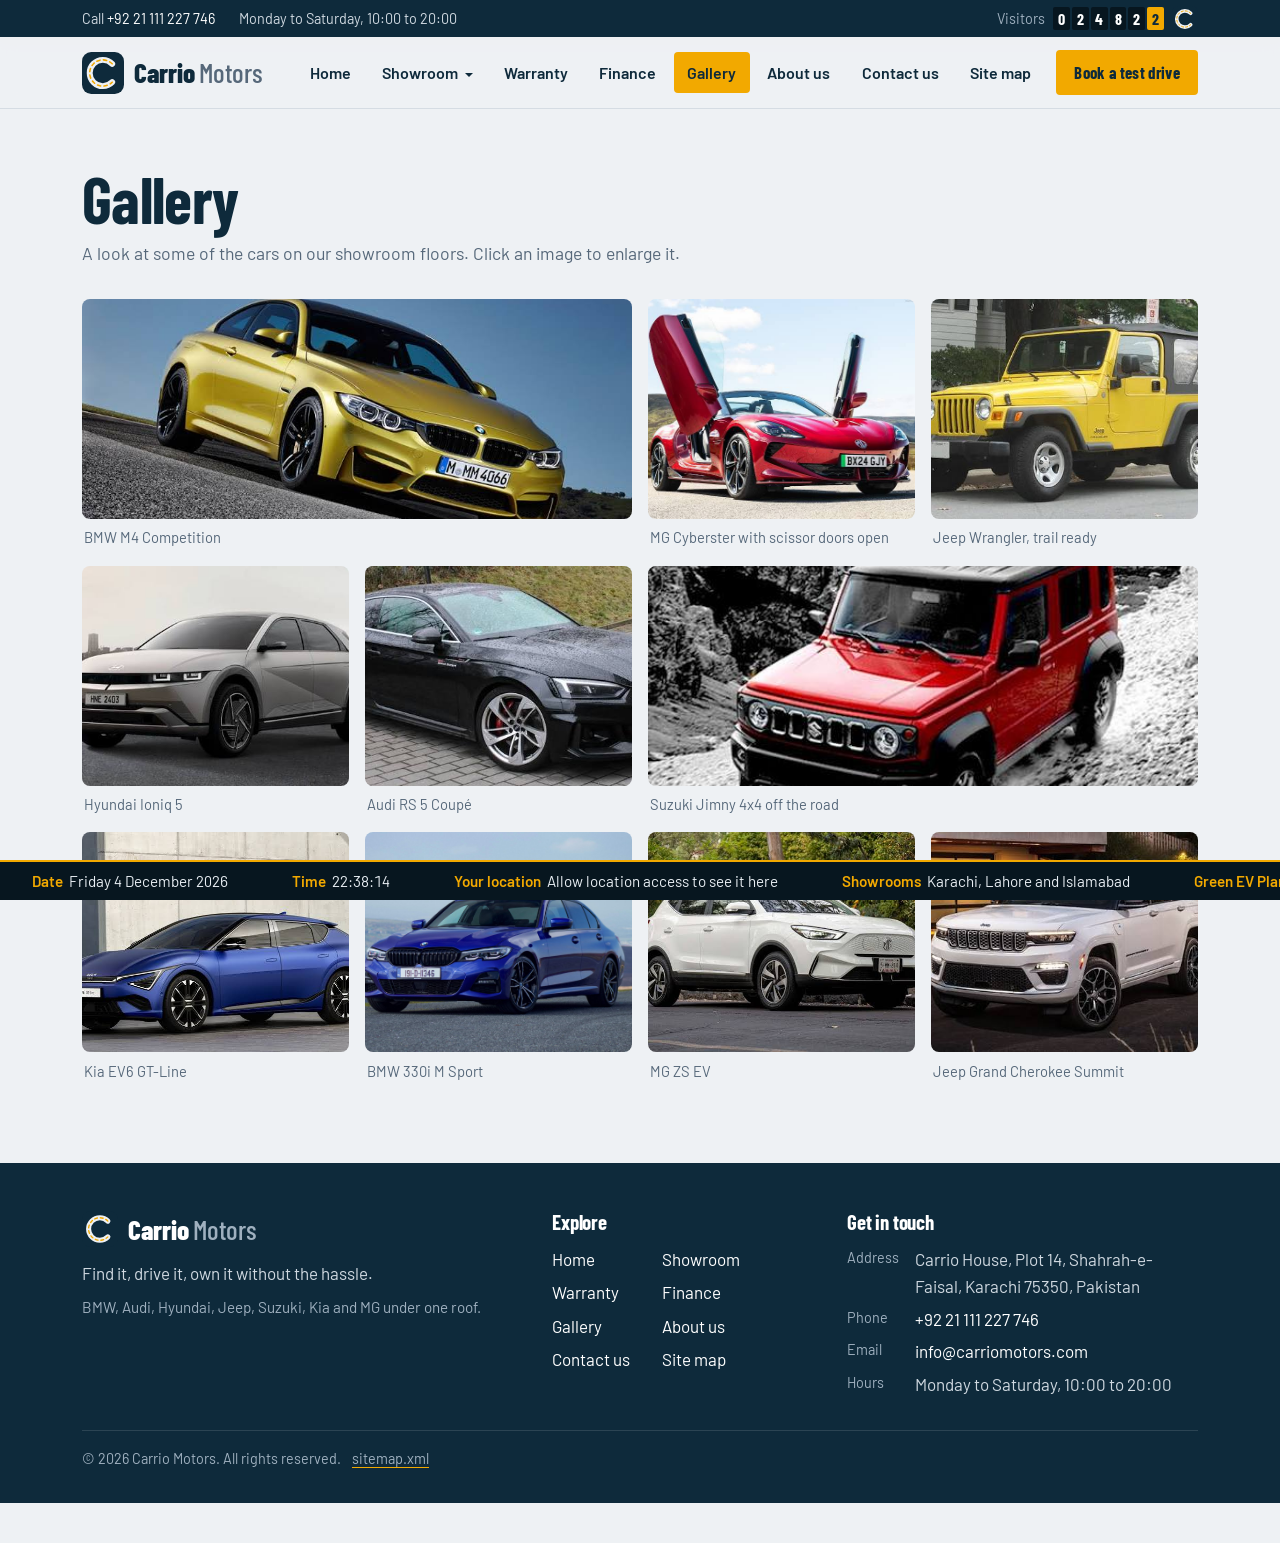
<file: gallery.html>
<!DOCTYPE html>
<html lang="en">
<head>
  <meta charset="UTF-8">
  <meta name="viewport" content="width=device-width, initial-scale=1">
  <meta name="description" content="Carrio Motors: BMW, Audi, Hyundai, Jeep, Suzuki, Kia and MG cars with warranty and finance plans, in Karachi, Lahore and Islamabad.">
  <title>Gallery | Carrio Motors</title>
  <link rel="icon" href="images/logo.svg" type="image/svg+xml">
  <link rel="stylesheet" href="assets/vendor/bootstrap.min.css">
  <link rel="stylesheet" href="assets/css/style.css">
</head>
<body data-page="gallery">

<a class="skip-link" href="#main">Skip to content</a>

<!-- ===== Utility strip: contact + visitor counter beside logo (top right) ===== -->
<div class="utility-strip">
  <div class="container-xl d-flex align-items-center justify-content-between gap-3">
    <p class="utility-info mb-0">
      <span>Call <a href="tel:+9221111227746" data-company="phone">+92 21 111 227 746</a></span>
      <span class="d-none d-md-inline" data-company="hours">Monday to Saturday, 10:00 to 20:00</span>
    </p>
    <div class="visitor" aria-live="polite">
      <span class="visitor-label">Visitors</span>
      <span class="odometer" id="visitorCount" aria-label="Visitor count"></span>
      <img src="images/logo.svg" alt="Carrio Motors emblem" class="visitor-logo" width="26" height="26">
    </div>
  </div>
</div>

<!-- ===== Header + menu ===== -->
<header class="site-header" id="top">
  <nav class="container-xl d-flex align-items-center justify-content-between" id="mainNav" aria-label="Main menu">
    <a href="index.html" class="brand-mark">
      <img src="images/logo.svg" alt="" width="42" height="42">
      <span class="brand-word">Carrio<span>Motors</span></span>
    </a>

    <button class="menu-toggle" id="menuToggle" aria-expanded="false" aria-controls="menuList">
      <span class="bar"></span><span class="bar"></span><span class="bar"></span>
      <span class="visually-hidden">Open menu</span>
    </button>

    <ul class="menu" id="menuList">
      <li><a href="index.html" class="nav-link">Home</a></li>
      <li class="has-drop">
        <a href="showroom.html" class="nav-link" aria-haspopup="true">Showroom</a>
        <ul class="drop">
          <li><a href="showroom.html?view=brand">Cars by brand</a></li>
          <li><a href="showroom.html?view=category">Cars by performance</a></li>
        </ul>
      </li>
      <li><a href="warranty.html" class="nav-link">Warranty</a></li>
      <li><a href="finance.html" class="nav-link">Finance</a></li>
      <li><a href="gallery.html" class="nav-link">Gallery</a></li>
      <li><a href="about.html" class="nav-link">About us</a></li>
      <li><a href="contact.html" class="nav-link">Contact us</a></li>
      <li><a href="sitemap.html" class="nav-link">Site map</a></li>
      <li class="menu-cta"><a href="contact.html" class="btn-signal">Book a test drive</a></li>
    </ul>
  </nav>
</header>


<main id="main">

  <!-- ===== Gallery ===== -->
  <section id="gallery" class="section">
    <div class="container-xl">
      <div class="section-head">
        <h1 class="page-title">Gallery</h1>
        <p>A look at some of the cars on our showroom floors. Click an image to enlarge it.</p>
      </div>
      <div class="gallery-grid" id="galleryGrid"></div>
    </div>
  </section>
</main>

<footer class="site-footer">
  <div class="container-xl footer-inner">
    <div>
      <a href="index.html" class="brand-mark">
        <img src="images/logo.svg" alt="" width="36" height="36">
        <span class="brand-word">Carrio<span>Motors</span></span>
      </a>
      <p class="footer-slogan" data-company="slogan"></p>
      <p class="footer-brands">BMW, Audi, Hyundai, Jeep, Suzuki, Kia and MG under one roof.</p>
    </div>
    <div>
      <h2 class="footer-head">Explore</h2>
      <ul class="footer-links">
        <li><a href="index.html">Home</a></li>
        <li><a href="showroom.html">Showroom</a></li>
        <li><a href="warranty.html">Warranty</a></li>
        <li><a href="finance.html">Finance</a></li>
        <li><a href="gallery.html">Gallery</a></li>
        <li><a href="about.html">About us</a></li>
        <li><a href="contact.html">Contact us</a></li>
        <li><a href="sitemap.html">Site map</a></li>
      </ul>
    </div>
    <div>
      <h2 class="footer-head">Get in touch</h2>
      <address class="footer-contact">
        <span class="fc-label">Address</span><span data-company="headOffice"></span>
        <span class="fc-label">Phone</span><a data-company="phoneLink" href="tel:+9221111227746">+92 21 111 227 746</a>
        <span class="fc-label">Email</span><a data-company="emailLink" href="mailto:info@carriomotors.com">info@carriomotors.com</a>
        <span class="fc-label">Hours</span><span data-company="hours"></span>
      </address>
    </div>
    <p class="copyright">&copy; <span id="year"></span> Carrio Motors. All rights reserved. <a href="sitemap.xml">sitemap.xml</a></p>
  </div>
</footer>

<button class="to-top" id="toTop" aria-label="Back to top">&#8593;</button>

<!-- ===== Bottom ticker: date, time, location ===== -->
<div class="ticker" role="marquee" aria-label="Date, time and location">
  <div class="ticker-track" id="tickerTrack"></div>
</div>

<!-- ===== Gallery lightbox ===== -->
<div class="modal fade" id="lightbox" tabindex="-1" aria-label="Gallery image" aria-hidden="true">
  <div class="modal-dialog modal-lg modal-dialog-centered">
    <div class="modal-content lightbox">
      <button type="button" class="btn-close btn-close-white" data-bs-dismiss="modal" aria-label="Close"></button>
      <figure id="lightboxFigure"></figure>
      <div class="lightbox-nav">
        <button id="lbPrev" aria-label="Previous image">&#8249;</button>
        <button id="lbNext" aria-label="Next image">&#8250;</button>
      </div>
    </div>
  </div>
</div>

<script src="assets/vendor/jquery.min.js"></script>
<script src="assets/vendor/bootstrap.bundle.min.js"></script>
<script src="data/data-fallback.js"></script>
<script src="assets/js/car-art.js"></script>
<script src="assets/js/app.js"></script>
</body>
</html>
</file>
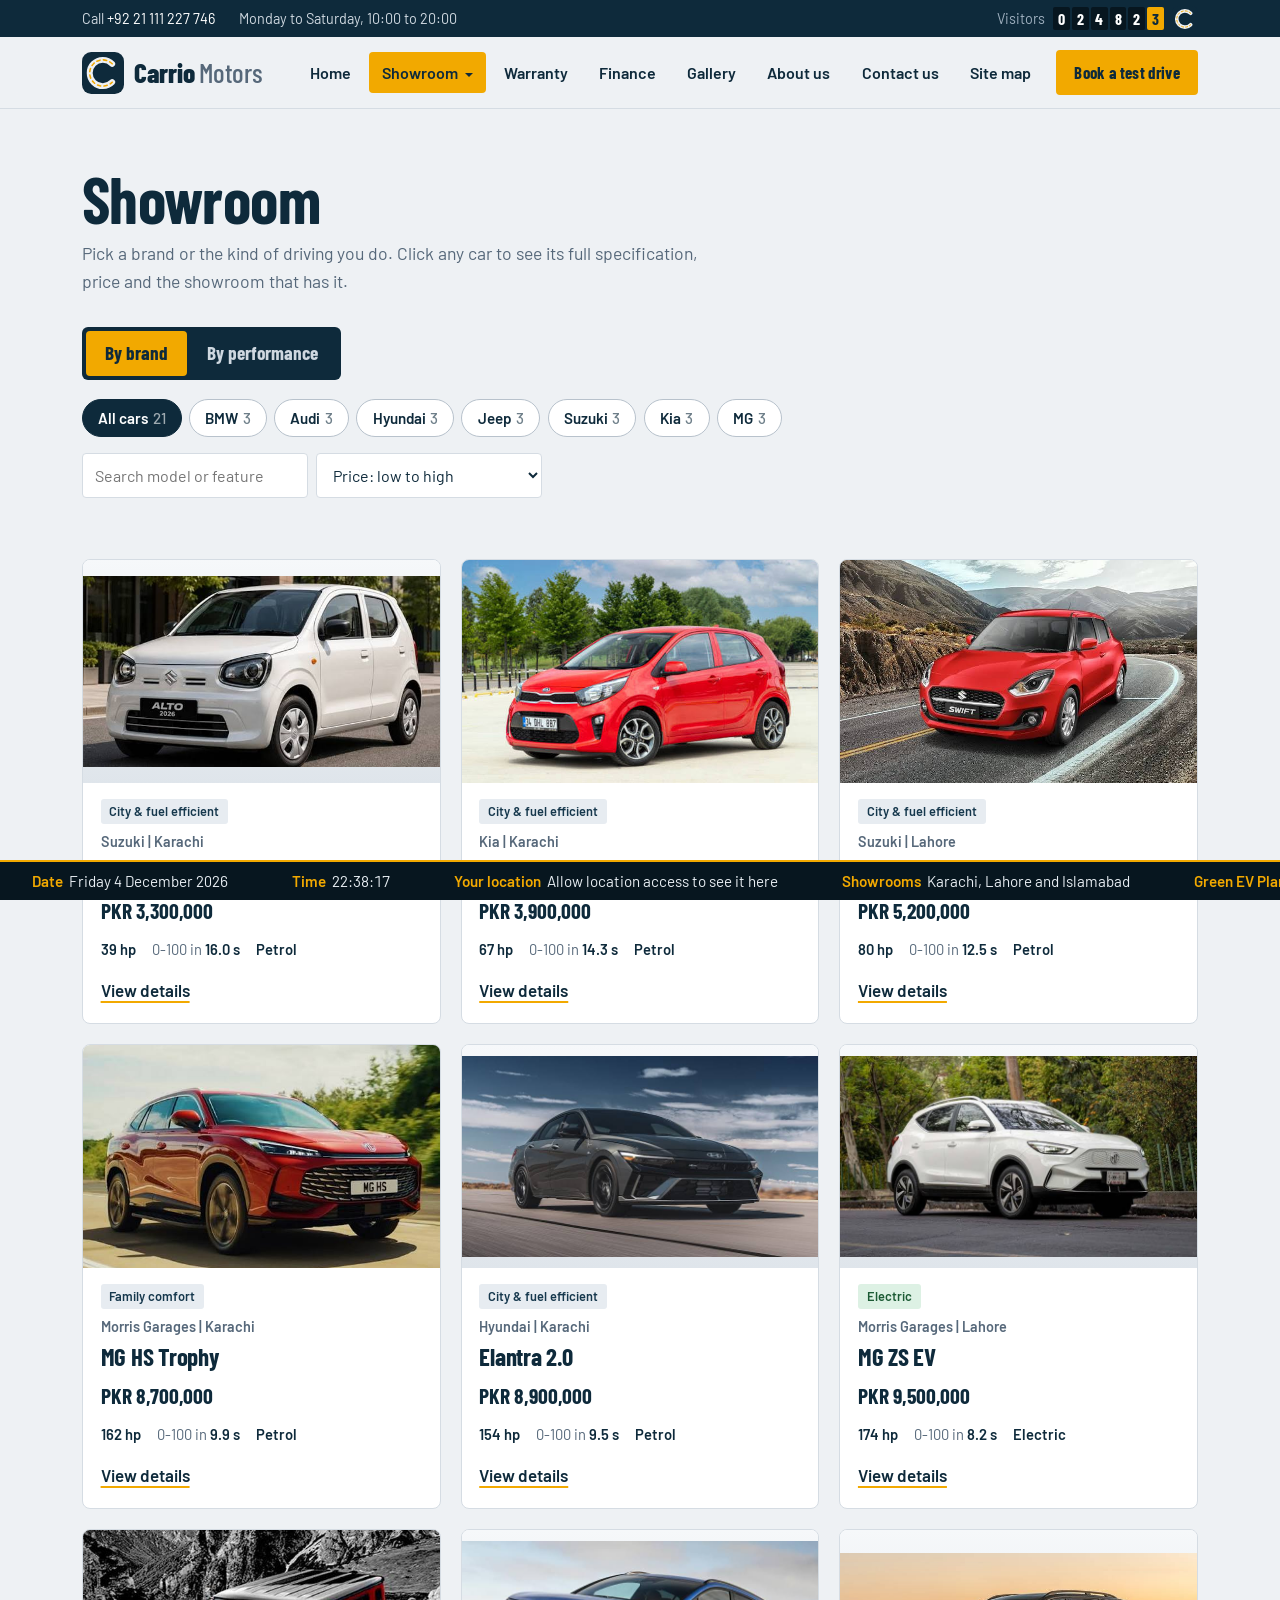
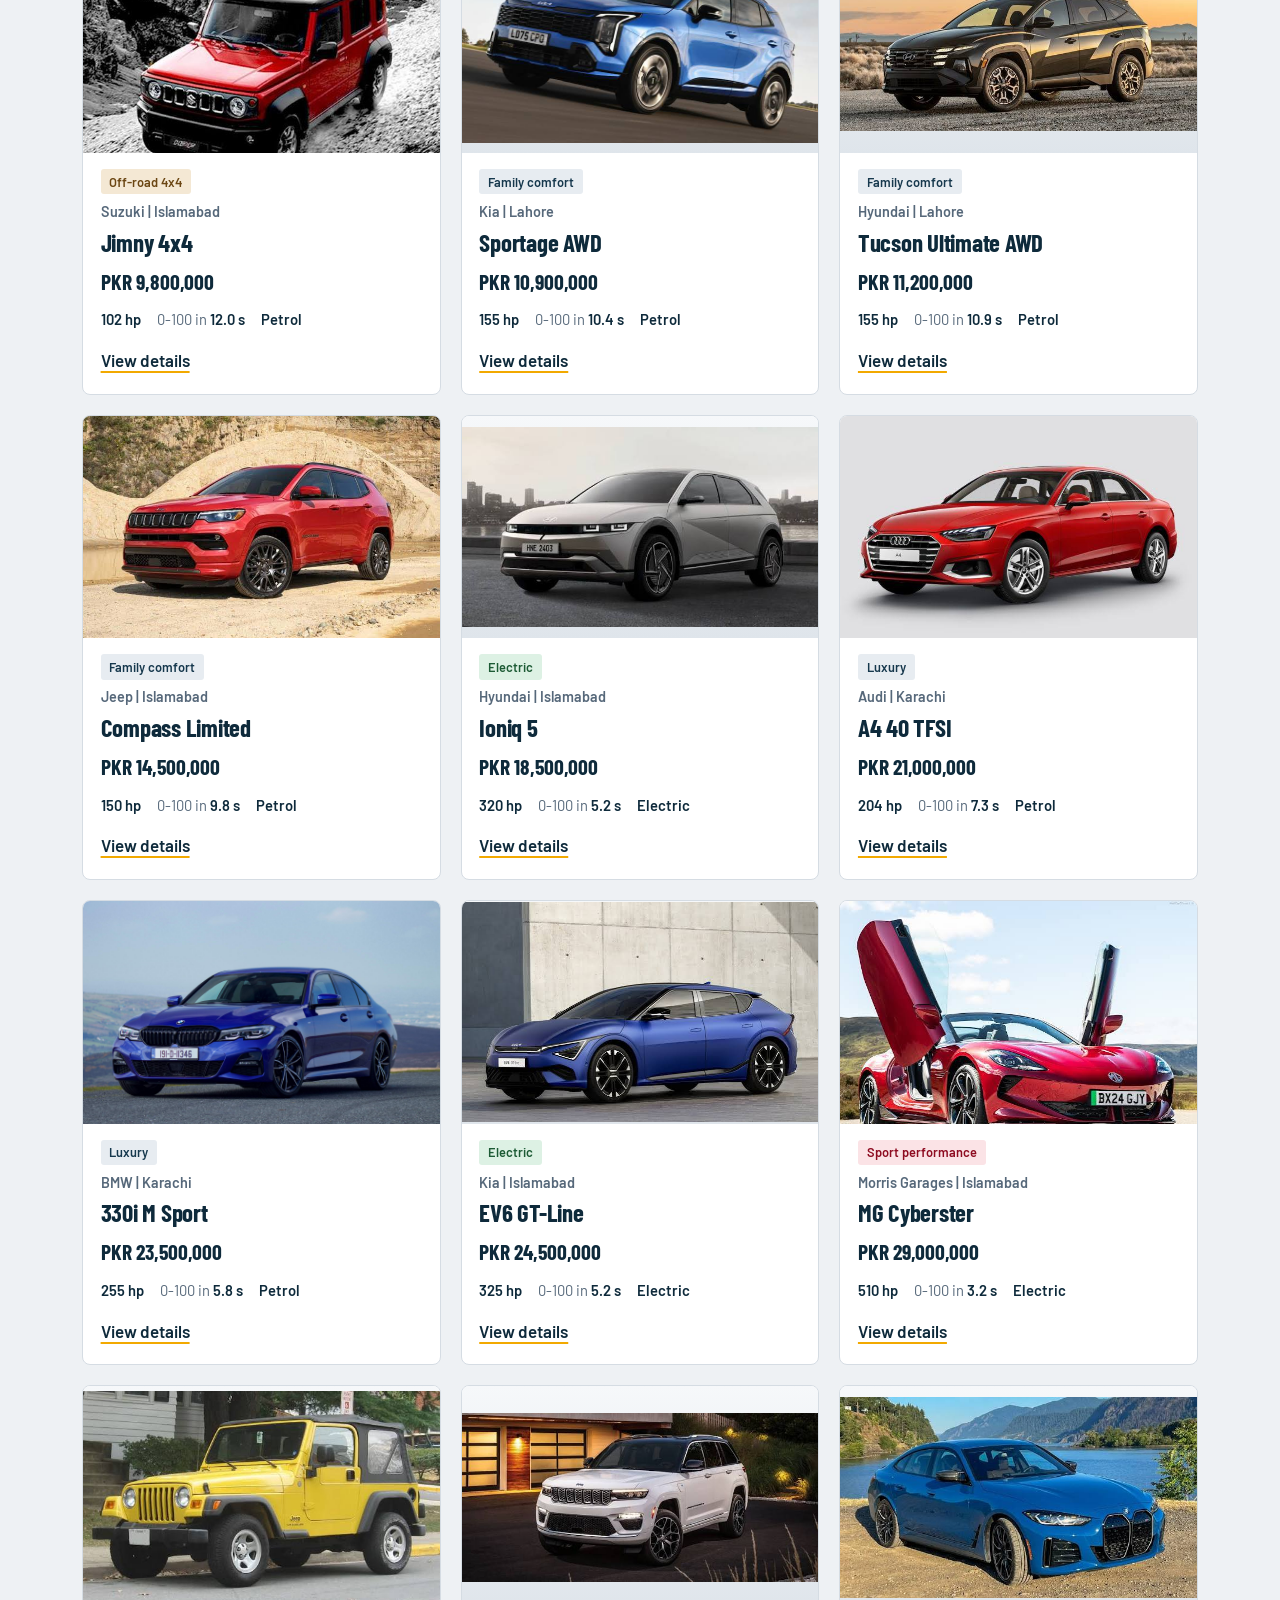
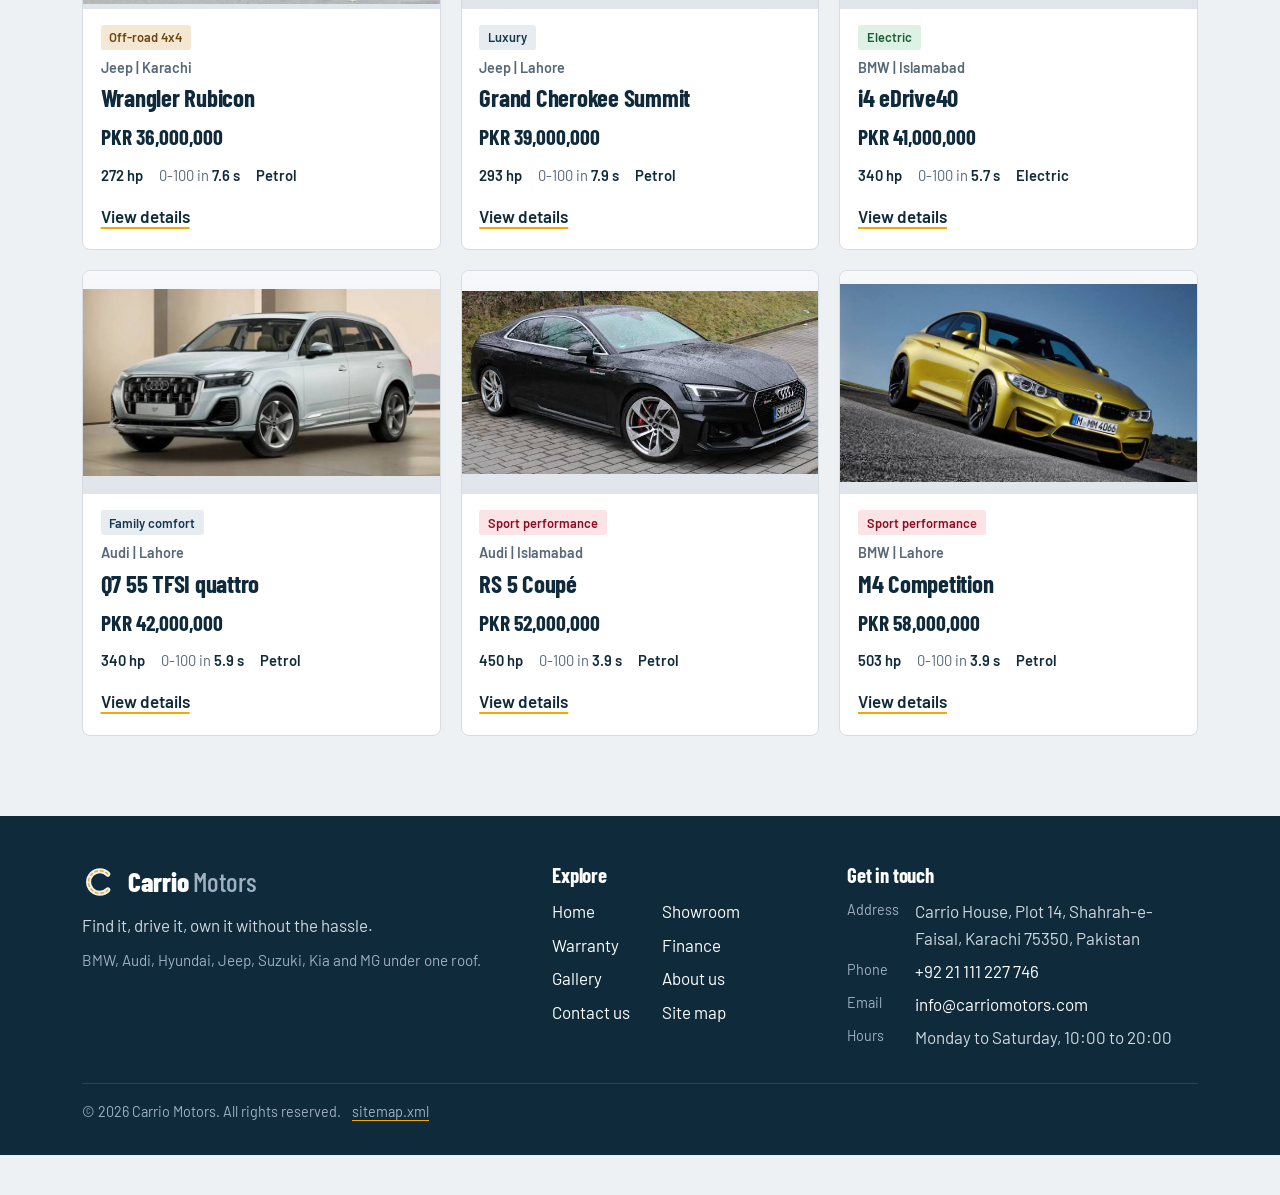
<file: showroom.html>
<!DOCTYPE html>
<html lang="en">
<head>
  <meta charset="UTF-8">
  <meta name="viewport" content="width=device-width, initial-scale=1">
  <meta name="description" content="Carrio Motors: BMW, Audi, Hyundai, Jeep, Suzuki, Kia and MG cars with warranty and finance plans, in Karachi, Lahore and Islamabad.">
  <title>Showroom | Carrio Motors</title>
  <link rel="icon" href="images/logo.svg" type="image/svg+xml">
  <link rel="stylesheet" href="assets/vendor/bootstrap.min.css">
  <link rel="stylesheet" href="assets/css/style.css">
</head>
<body data-page="showroom">

<a class="skip-link" href="#main">Skip to content</a>

<!-- ===== Utility strip: contact + visitor counter beside logo (top right) ===== -->
<div class="utility-strip">
  <div class="container-xl d-flex align-items-center justify-content-between gap-3">
    <p class="utility-info mb-0">
      <span>Call <a href="tel:+9221111227746" data-company="phone">+92 21 111 227 746</a></span>
      <span class="d-none d-md-inline" data-company="hours">Monday to Saturday, 10:00 to 20:00</span>
    </p>
    <div class="visitor" aria-live="polite">
      <span class="visitor-label">Visitors</span>
      <span class="odometer" id="visitorCount" aria-label="Visitor count"></span>
      <img src="images/logo.svg" alt="Carrio Motors emblem" class="visitor-logo" width="26" height="26">
    </div>
  </div>
</div>

<!-- ===== Header + menu ===== -->
<header class="site-header" id="top">
  <nav class="container-xl d-flex align-items-center justify-content-between" id="mainNav" aria-label="Main menu">
    <a href="index.html" class="brand-mark">
      <img src="images/logo.svg" alt="" width="42" height="42">
      <span class="brand-word">Carrio<span>Motors</span></span>
    </a>

    <button class="menu-toggle" id="menuToggle" aria-expanded="false" aria-controls="menuList">
      <span class="bar"></span><span class="bar"></span><span class="bar"></span>
      <span class="visually-hidden">Open menu</span>
    </button>

    <ul class="menu" id="menuList">
      <li><a href="index.html" class="nav-link">Home</a></li>
      <li class="has-drop">
        <a href="showroom.html" class="nav-link" aria-haspopup="true">Showroom</a>
        <ul class="drop">
          <li><a href="showroom.html?view=brand">Cars by brand</a></li>
          <li><a href="showroom.html?view=category">Cars by performance</a></li>
        </ul>
      </li>
      <li><a href="warranty.html" class="nav-link">Warranty</a></li>
      <li><a href="finance.html" class="nav-link">Finance</a></li>
      <li><a href="gallery.html" class="nav-link">Gallery</a></li>
      <li><a href="about.html" class="nav-link">About us</a></li>
      <li><a href="contact.html" class="nav-link">Contact us</a></li>
      <li><a href="sitemap.html" class="nav-link">Site map</a></li>
      <li class="menu-cta"><a href="contact.html" class="btn-signal">Book a test drive</a></li>
    </ul>
  </nav>
</header>


<main id="main">

  <!-- ===== Showroom: brand-wise and performance-wise ===== -->
  <section id="showroom" class="section">
    <div class="container-xl">
      <div class="section-head">
        <h1 class="page-title">Showroom</h1>
        <p>Pick a brand or the kind of driving you do. Click any car to see its full specification, price and the showroom that has it.</p>
      </div>

      <div class="view-switch" role="tablist" aria-label="Sort cars by">
        <button role="tab" class="switch-btn is-on" data-view="brand" aria-selected="true">By brand</button>
        <button role="tab" class="switch-btn" data-view="category" aria-selected="false">By performance</button>
      </div>

      <div class="filter-row">
        <div class="chips" id="chips" role="group" aria-label="Filter"></div>
        <div class="filter-tools">
          <label class="visually-hidden" for="carSearch">Search cars</label>
          <input type="search" id="carSearch" class="field" placeholder="Search model or feature">
          <label class="visually-hidden" for="carSort">Sort</label>
          <select id="carSort" class="field">
            <option value="price-asc">Price: low to high</option>
            <option value="price-desc">Price: high to low</option>
            <option value="power-desc">Most powerful first</option>
            <option value="name-asc">Name A to Z</option>
          </select>
        </div>
      </div>

      <div class="group-note" id="groupNote"></div>
      <div class="car-grid" id="carGrid"></div>
    </div>
  </section>
</main>

<footer class="site-footer">
  <div class="container-xl footer-inner">
    <div>
      <a href="index.html" class="brand-mark">
        <img src="images/logo.svg" alt="" width="36" height="36">
        <span class="brand-word">Carrio<span>Motors</span></span>
      </a>
      <p class="footer-slogan" data-company="slogan"></p>
      <p class="footer-brands">BMW, Audi, Hyundai, Jeep, Suzuki, Kia and MG under one roof.</p>
    </div>
    <div>
      <h2 class="footer-head">Explore</h2>
      <ul class="footer-links">
        <li><a href="index.html">Home</a></li>
        <li><a href="showroom.html">Showroom</a></li>
        <li><a href="warranty.html">Warranty</a></li>
        <li><a href="finance.html">Finance</a></li>
        <li><a href="gallery.html">Gallery</a></li>
        <li><a href="about.html">About us</a></li>
        <li><a href="contact.html">Contact us</a></li>
        <li><a href="sitemap.html">Site map</a></li>
      </ul>
    </div>
    <div>
      <h2 class="footer-head">Get in touch</h2>
      <address class="footer-contact">
        <span class="fc-label">Address</span><span data-company="headOffice"></span>
        <span class="fc-label">Phone</span><a data-company="phoneLink" href="tel:+9221111227746">+92 21 111 227 746</a>
        <span class="fc-label">Email</span><a data-company="emailLink" href="mailto:info@carriomotors.com">info@carriomotors.com</a>
        <span class="fc-label">Hours</span><span data-company="hours"></span>
      </address>
    </div>
    <p class="copyright">&copy; <span id="year"></span> Carrio Motors. All rights reserved. <a href="sitemap.xml">sitemap.xml</a></p>
  </div>
</footer>

<button class="to-top" id="toTop" aria-label="Back to top">&#8593;</button>

<!-- ===== Bottom ticker: date, time, location ===== -->
<div class="ticker" role="marquee" aria-label="Date, time and location">
  <div class="ticker-track" id="tickerTrack"></div>
</div>

<!-- ===== Car details popup ===== -->
<div class="modal fade" id="carModal" tabindex="-1" aria-labelledby="carModalTitle" aria-hidden="true">
  <div class="modal-dialog modal-xl modal-dialog-centered modal-dialog-scrollable">
    <div class="modal-content car-modal">
      <div class="modal-header">
        <div>
          <p class="modal-brand" id="carModalBrand"></p>
          <h2 class="modal-title" id="carModalTitle"></h2>
        </div>
        <button type="button" class="btn-close" data-bs-dismiss="modal" aria-label="Close"></button>
      </div>
      <div class="modal-body" id="carModalBody"></div>
    </div>
  </div>
</div>

<script src="assets/vendor/jquery.min.js"></script>
<script src="assets/vendor/bootstrap.bundle.min.js"></script>
<script src="data/data-fallback.js"></script>
<script src="assets/js/car-art.js"></script>
<script src="assets/js/app.js"></script>
</body>
</html>
</file>
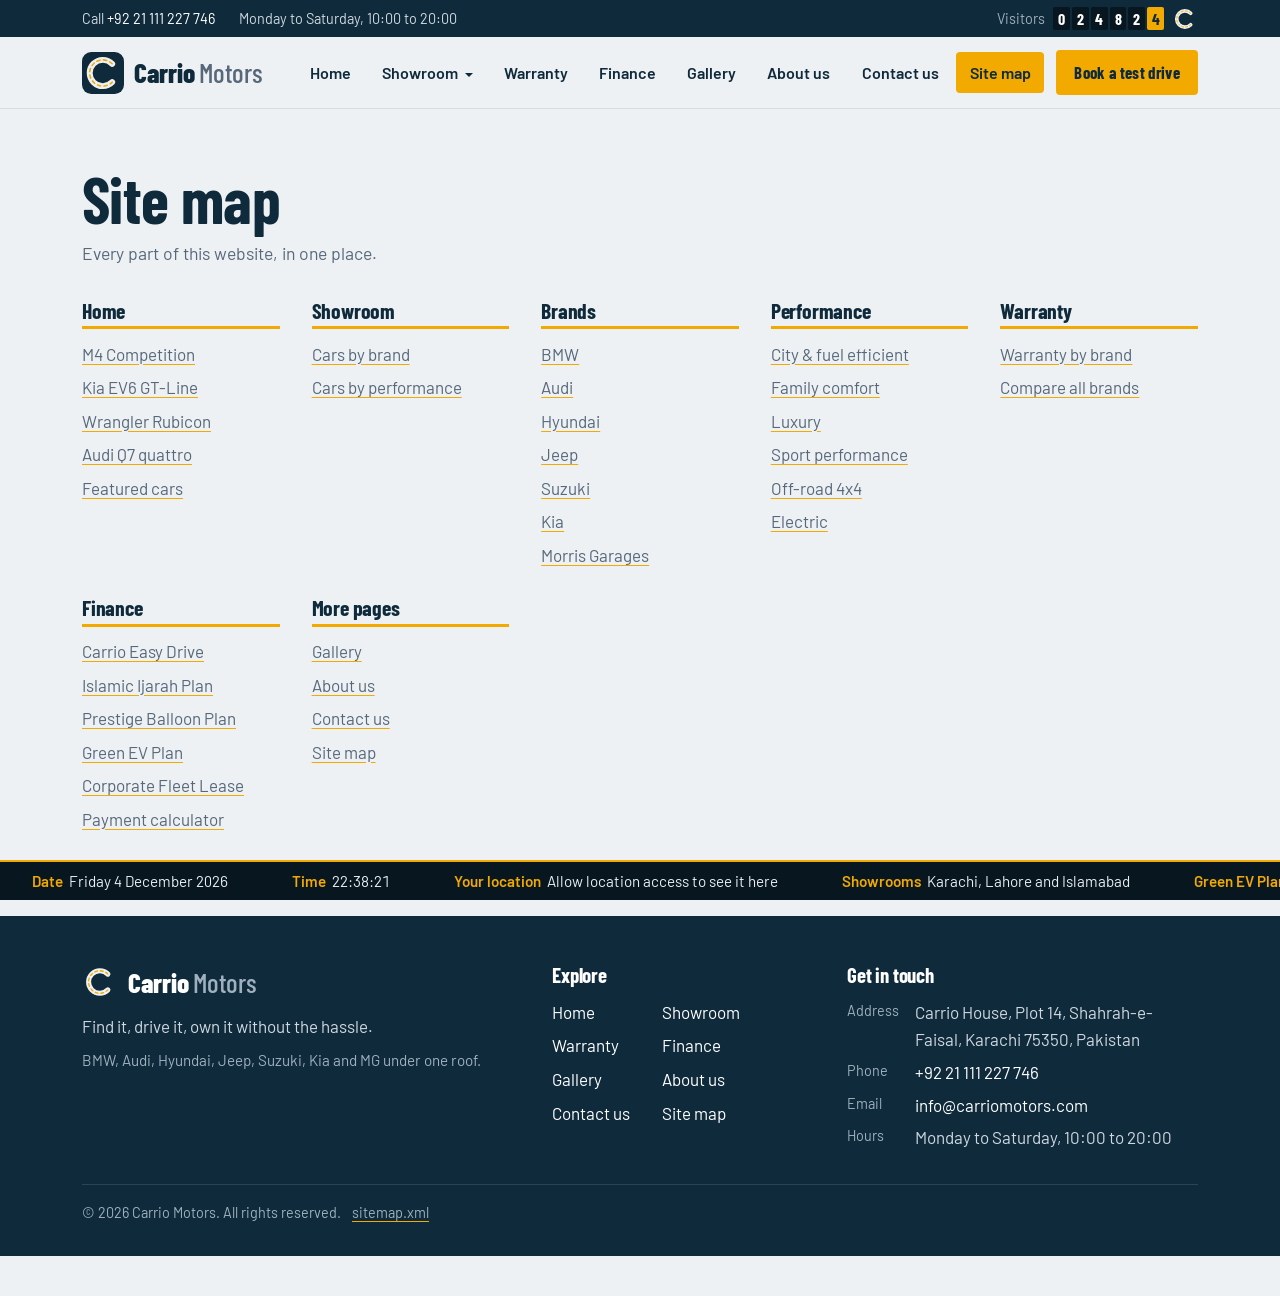
<file: sitemap.html>
<!DOCTYPE html>
<html lang="en">
<head>
  <meta charset="UTF-8">
  <meta name="viewport" content="width=device-width, initial-scale=1">
  <meta name="description" content="Carrio Motors: BMW, Audi, Hyundai, Jeep, Suzuki, Kia and MG cars with warranty and finance plans, in Karachi, Lahore and Islamabad.">
  <title>Site map | Carrio Motors</title>
  <link rel="icon" href="images/logo.svg" type="image/svg+xml">
  <link rel="stylesheet" href="assets/vendor/bootstrap.min.css">
  <link rel="stylesheet" href="assets/css/style.css">
</head>
<body data-page="sitemap">

<a class="skip-link" href="#main">Skip to content</a>

<!-- ===== Utility strip: contact + visitor counter beside logo (top right) ===== -->
<div class="utility-strip">
  <div class="container-xl d-flex align-items-center justify-content-between gap-3">
    <p class="utility-info mb-0">
      <span>Call <a href="tel:+9221111227746" data-company="phone">+92 21 111 227 746</a></span>
      <span class="d-none d-md-inline" data-company="hours">Monday to Saturday, 10:00 to 20:00</span>
    </p>
    <div class="visitor" aria-live="polite">
      <span class="visitor-label">Visitors</span>
      <span class="odometer" id="visitorCount" aria-label="Visitor count"></span>
      <img src="images/logo.svg" alt="Carrio Motors emblem" class="visitor-logo" width="26" height="26">
    </div>
  </div>
</div>

<!-- ===== Header + menu ===== -->
<header class="site-header" id="top">
  <nav class="container-xl d-flex align-items-center justify-content-between" id="mainNav" aria-label="Main menu">
    <a href="index.html" class="brand-mark">
      <img src="images/logo.svg" alt="" width="42" height="42">
      <span class="brand-word">Carrio<span>Motors</span></span>
    </a>

    <button class="menu-toggle" id="menuToggle" aria-expanded="false" aria-controls="menuList">
      <span class="bar"></span><span class="bar"></span><span class="bar"></span>
      <span class="visually-hidden">Open menu</span>
    </button>

    <ul class="menu" id="menuList">
      <li><a href="index.html" class="nav-link">Home</a></li>
      <li class="has-drop">
        <a href="showroom.html" class="nav-link" aria-haspopup="true">Showroom</a>
        <ul class="drop">
          <li><a href="showroom.html?view=brand">Cars by brand</a></li>
          <li><a href="showroom.html?view=category">Cars by performance</a></li>
        </ul>
      </li>
      <li><a href="warranty.html" class="nav-link">Warranty</a></li>
      <li><a href="finance.html" class="nav-link">Finance</a></li>
      <li><a href="gallery.html" class="nav-link">Gallery</a></li>
      <li><a href="about.html" class="nav-link">About us</a></li>
      <li><a href="contact.html" class="nav-link">Contact us</a></li>
      <li><a href="sitemap.html" class="nav-link">Site map</a></li>
      <li class="menu-cta"><a href="contact.html" class="btn-signal">Book a test drive</a></li>
    </ul>
  </nav>
</header>


<main id="main">

  <!-- ===== Site map ===== -->
  <section id="sitemap" class="section">
    <div class="container-xl">
      <div class="section-head">
        <h1 class="page-title">Site map</h1>
        <p>Every part of this website, in one place.</p>
      </div>
      <div class="sitemap-grid" id="sitemapGrid"></div>
    </div>
  </section>
</main>

<footer class="site-footer">
  <div class="container-xl footer-inner">
    <div>
      <a href="index.html" class="brand-mark">
        <img src="images/logo.svg" alt="" width="36" height="36">
        <span class="brand-word">Carrio<span>Motors</span></span>
      </a>
      <p class="footer-slogan" data-company="slogan"></p>
      <p class="footer-brands">BMW, Audi, Hyundai, Jeep, Suzuki, Kia and MG under one roof.</p>
    </div>
    <div>
      <h2 class="footer-head">Explore</h2>
      <ul class="footer-links">
        <li><a href="index.html">Home</a></li>
        <li><a href="showroom.html">Showroom</a></li>
        <li><a href="warranty.html">Warranty</a></li>
        <li><a href="finance.html">Finance</a></li>
        <li><a href="gallery.html">Gallery</a></li>
        <li><a href="about.html">About us</a></li>
        <li><a href="contact.html">Contact us</a></li>
        <li><a href="sitemap.html">Site map</a></li>
      </ul>
    </div>
    <div>
      <h2 class="footer-head">Get in touch</h2>
      <address class="footer-contact">
        <span class="fc-label">Address</span><span data-company="headOffice"></span>
        <span class="fc-label">Phone</span><a data-company="phoneLink" href="tel:+9221111227746">+92 21 111 227 746</a>
        <span class="fc-label">Email</span><a data-company="emailLink" href="mailto:info@carriomotors.com">info@carriomotors.com</a>
        <span class="fc-label">Hours</span><span data-company="hours"></span>
      </address>
    </div>
    <p class="copyright">&copy; <span id="year"></span> Carrio Motors. All rights reserved. <a href="sitemap.xml">sitemap.xml</a></p>
  </div>
</footer>

<button class="to-top" id="toTop" aria-label="Back to top">&#8593;</button>

<!-- ===== Bottom ticker: date, time, location ===== -->
<div class="ticker" role="marquee" aria-label="Date, time and location">
  <div class="ticker-track" id="tickerTrack"></div>
</div>

<script src="assets/vendor/jquery.min.js"></script>
<script src="assets/vendor/bootstrap.bundle.min.js"></script>
<script src="data/data-fallback.js"></script>
<script src="assets/js/car-art.js"></script>
<script src="assets/js/app.js"></script>
</body>
</html>
</file>
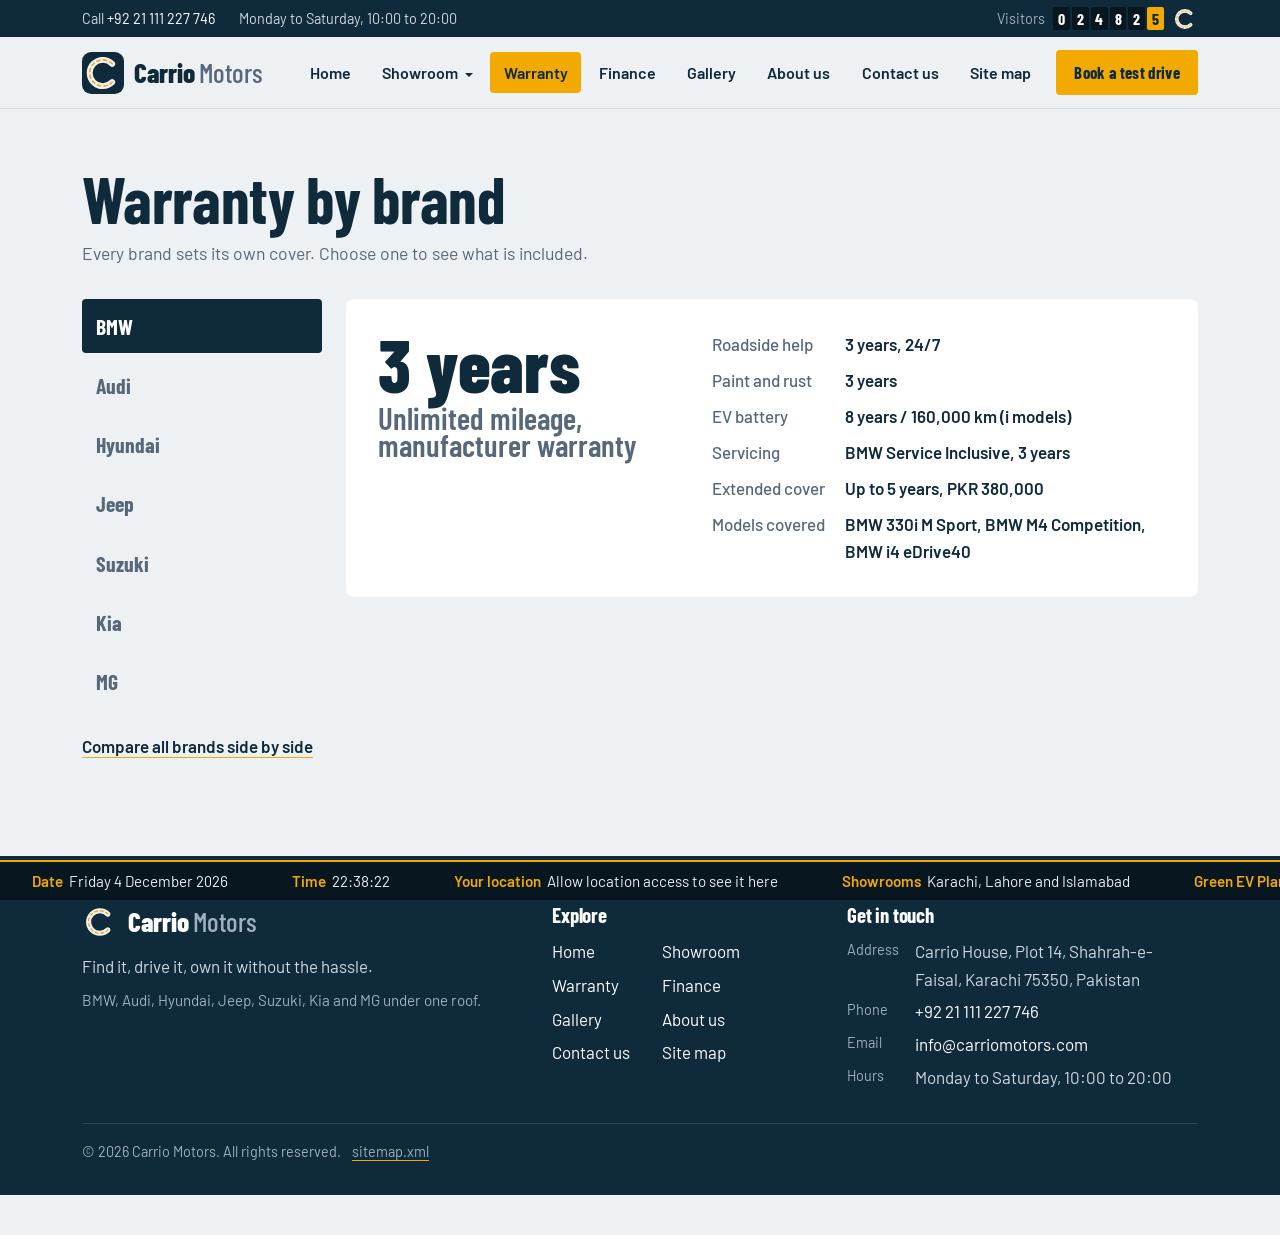
<file: warranty.html>
<!DOCTYPE html>
<html lang="en">
<head>
  <meta charset="UTF-8">
  <meta name="viewport" content="width=device-width, initial-scale=1">
  <meta name="description" content="Carrio Motors: BMW, Audi, Hyundai, Jeep, Suzuki, Kia and MG cars with warranty and finance plans, in Karachi, Lahore and Islamabad.">
  <title>Warranty by brand | Carrio Motors</title>
  <link rel="icon" href="images/logo.svg" type="image/svg+xml">
  <link rel="stylesheet" href="assets/vendor/bootstrap.min.css">
  <link rel="stylesheet" href="assets/css/style.css">
</head>
<body data-page="warranty">

<a class="skip-link" href="#main">Skip to content</a>

<!-- ===== Utility strip: contact + visitor counter beside logo (top right) ===== -->
<div class="utility-strip">
  <div class="container-xl d-flex align-items-center justify-content-between gap-3">
    <p class="utility-info mb-0">
      <span>Call <a href="tel:+9221111227746" data-company="phone">+92 21 111 227 746</a></span>
      <span class="d-none d-md-inline" data-company="hours">Monday to Saturday, 10:00 to 20:00</span>
    </p>
    <div class="visitor" aria-live="polite">
      <span class="visitor-label">Visitors</span>
      <span class="odometer" id="visitorCount" aria-label="Visitor count"></span>
      <img src="images/logo.svg" alt="Carrio Motors emblem" class="visitor-logo" width="26" height="26">
    </div>
  </div>
</div>

<!-- ===== Header + menu ===== -->
<header class="site-header" id="top">
  <nav class="container-xl d-flex align-items-center justify-content-between" id="mainNav" aria-label="Main menu">
    <a href="index.html" class="brand-mark">
      <img src="images/logo.svg" alt="" width="42" height="42">
      <span class="brand-word">Carrio<span>Motors</span></span>
    </a>

    <button class="menu-toggle" id="menuToggle" aria-expanded="false" aria-controls="menuList">
      <span class="bar"></span><span class="bar"></span><span class="bar"></span>
      <span class="visually-hidden">Open menu</span>
    </button>

    <ul class="menu" id="menuList">
      <li><a href="index.html" class="nav-link">Home</a></li>
      <li class="has-drop">
        <a href="showroom.html" class="nav-link" aria-haspopup="true">Showroom</a>
        <ul class="drop">
          <li><a href="showroom.html?view=brand">Cars by brand</a></li>
          <li><a href="showroom.html?view=category">Cars by performance</a></li>
        </ul>
      </li>
      <li><a href="warranty.html" class="nav-link">Warranty</a></li>
      <li><a href="finance.html" class="nav-link">Finance</a></li>
      <li><a href="gallery.html" class="nav-link">Gallery</a></li>
      <li><a href="about.html" class="nav-link">About us</a></li>
      <li><a href="contact.html" class="nav-link">Contact us</a></li>
      <li><a href="sitemap.html" class="nav-link">Site map</a></li>
      <li class="menu-cta"><a href="contact.html" class="btn-signal">Book a test drive</a></li>
    </ul>
  </nav>
</header>


<main id="main">

  <!-- ===== Warranty ===== -->
  <section id="warranty" class="section">
    <div class="container-xl">
      <div class="section-head">
        <h1 class="page-title">Warranty by brand</h1>
        <p>Every brand sets its own cover. Choose one to see what is included.</p>
      </div>
      <div class="warranty-layout">
        <div class="brand-picker" id="warrantyPicker" role="tablist" aria-label="Brand"></div>
        <article class="warranty-card" id="warrantyCard" aria-live="polite"></article>
      </div>
      <details class="compare">
        <summary>Compare all brands side by side</summary>
        <div class="table-scroll"><table class="data-table" id="warrantyTable"></table></div>
      </details>
    </div>
  </section>
</main>

<footer class="site-footer">
  <div class="container-xl footer-inner">
    <div>
      <a href="index.html" class="brand-mark">
        <img src="images/logo.svg" alt="" width="36" height="36">
        <span class="brand-word">Carrio<span>Motors</span></span>
      </a>
      <p class="footer-slogan" data-company="slogan"></p>
      <p class="footer-brands">BMW, Audi, Hyundai, Jeep, Suzuki, Kia and MG under one roof.</p>
    </div>
    <div>
      <h2 class="footer-head">Explore</h2>
      <ul class="footer-links">
        <li><a href="index.html">Home</a></li>
        <li><a href="showroom.html">Showroom</a></li>
        <li><a href="warranty.html">Warranty</a></li>
        <li><a href="finance.html">Finance</a></li>
        <li><a href="gallery.html">Gallery</a></li>
        <li><a href="about.html">About us</a></li>
        <li><a href="contact.html">Contact us</a></li>
        <li><a href="sitemap.html">Site map</a></li>
      </ul>
    </div>
    <div>
      <h2 class="footer-head">Get in touch</h2>
      <address class="footer-contact">
        <span class="fc-label">Address</span><span data-company="headOffice"></span>
        <span class="fc-label">Phone</span><a data-company="phoneLink" href="tel:+9221111227746">+92 21 111 227 746</a>
        <span class="fc-label">Email</span><a data-company="emailLink" href="mailto:info@carriomotors.com">info@carriomotors.com</a>
        <span class="fc-label">Hours</span><span data-company="hours"></span>
      </address>
    </div>
    <p class="copyright">&copy; <span id="year"></span> Carrio Motors. All rights reserved. <a href="sitemap.xml">sitemap.xml</a></p>
  </div>
</footer>

<button class="to-top" id="toTop" aria-label="Back to top">&#8593;</button>

<!-- ===== Bottom ticker: date, time, location ===== -->
<div class="ticker" role="marquee" aria-label="Date, time and location">
  <div class="ticker-track" id="tickerTrack"></div>
</div>

<script src="assets/vendor/jquery.min.js"></script>
<script src="assets/vendor/bootstrap.bundle.min.js"></script>
<script src="data/data-fallback.js"></script>
<script src="assets/js/car-art.js"></script>
<script src="assets/js/app.js"></script>
</body>
</html>
</file>
<file: assets/css/style.css>
/* =========================================================
   Carrio Motors - main stylesheet
   Palette: petrol ink, paint-shop grey, road-marking amber
   ========================================================= */

@font-face { font-family: "Barlow"; src: url("../fonts/barlow-latin-400-normal.woff2") format("woff2"); font-weight: 400; font-display: swap; }
@font-face { font-family: "Barlow"; src: url("../fonts/barlow-latin-500-normal.woff2") format("woff2"); font-weight: 500; font-display: swap; }
@font-face { font-family: "Barlow"; src: url("../fonts/barlow-latin-600-normal.woff2") format("woff2"); font-weight: 600; font-display: swap; }
@font-face { font-family: "Barlow Condensed"; src: url("../fonts/barlow-condensed-latin-500-normal.woff2") format("woff2"); font-weight: 500; font-display: swap; }
@font-face { font-family: "Barlow Condensed"; src: url("../fonts/barlow-condensed-latin-600-normal.woff2") format("woff2"); font-weight: 600; font-display: swap; }
@font-face { font-family: "Barlow Condensed"; src: url("../fonts/barlow-condensed-latin-700-normal.woff2") format("woff2"); font-weight: 700; font-display: swap; }
@font-face { font-family: "Barlow Condensed"; src: url("../fonts/barlow-condensed-latin-800-normal.woff2") format("woff2"); font-weight: 800; font-display: swap; }

:root {
  --ink: #0E2A3B;
  --ink-2: #16384D;
  --paper: #EEF1F4;
  --panel: #FFFFFF;
  --steel: #B8C2CC;
  --line: #D5DCE3;
  --mute: #56687A;
  --signal: #F2A900;
  --signal-dark: #B87F00;
  --brake: #C8102E;
  --display: "Barlow Condensed", "Arial Narrow", "Roboto Condensed", sans-serif;
  --body: "Barlow", "Segoe UI", Roboto, Helvetica, Arial, sans-serif;
  --header-h: 72px;
  --ticker-h: 40px;
}

*, *::before, *::after { box-sizing: border-box; }
html { scroll-behavior: smooth; scroll-padding-top: calc(var(--header-h) + 16px); }
body {
  margin: 0;
  font-family: var(--body);
  font-size: 1.0625rem;
  line-height: 1.6;
  color: var(--ink);
  background: var(--paper);
  padding-bottom: var(--ticker-h);
  -webkit-font-smoothing: antialiased;
}
img, svg { max-width: 100%; }
a { color: var(--ink); text-decoration-color: var(--signal); text-underline-offset: 3px; }
a:hover { color: var(--signal-dark); }
h1, h2, h3 { font-family: var(--display); font-weight: 700; line-height: 1.05; letter-spacing: -0.01em; }
h2 { font-size: clamp(2.2rem, 5vw, 3.4rem); margin-bottom: .4rem; }
h3 { font-size: 1.6rem; }
:focus-visible { outline: 3px solid var(--signal); outline-offset: 3px; }

.skip-link { position: absolute; left: -999px; top: 0; z-index: 2000; background: var(--signal); color: var(--ink); padding: .6rem 1rem; font-weight: 600; }
.skip-link:focus { left: 1rem; }

/* ---------- Buttons ---------- */
.btn-signal, .btn-ghost {
  display: inline-flex; align-items: center; justify-content: center;
  font-family: var(--display); font-weight: 700; font-size: 1.15rem; letter-spacing: .02em;
  padding: .6rem 1.4rem; border-radius: 4px; border: 2px solid var(--signal);
  text-decoration: none; cursor: pointer; transition: background-color .2s, color .2s, border-color .2s;
}
.btn-signal { background: var(--signal); color: var(--ink); }
.btn-signal:hover { background: var(--ink); color: var(--signal); border-color: var(--ink); }
.btn-ghost { background: transparent; color: #fff; border-color: rgba(255,255,255,.5); }
.btn-ghost:hover { border-color: var(--signal); color: var(--signal); }

.field {
  width: 100%; font: inherit; font-size: 1rem; color: var(--ink);
  background: #fff; border: 1.5px solid var(--line); border-radius: 4px; padding: .55rem .75rem;
}
.field:focus { border-color: var(--ink); outline: 2px solid var(--signal); outline-offset: 0; }
.field.is-bad { border-color: var(--brake); }

/* ---------- Utility strip + visitor odometer ---------- */
.utility-strip { background: var(--ink); color: #cfd8e0; font-size: .9rem; padding: .35rem 0; }
.utility-info { display: flex; gap: 1.5rem; }
.utility-info a { color: #fff; text-decoration: none; }
.visitor { display: flex; align-items: center; gap: .5rem; }
.visitor-label { color: #9fb0bf; }
.visitor-logo { border-radius: 6px; }
.odometer { display: inline-flex; gap: 2px; font-family: var(--display); font-weight: 700; font-size: 1rem; }
.odometer .digit {
  display: inline-block; width: 1.05em; height: 1.45em; overflow: hidden; position: relative;
  background: #07161f; color: #fff; border-radius: 2px; text-align: center; line-height: 1.45em;
}
.odometer .digit:last-child { background: var(--signal); color: var(--ink); }
.odometer .roll { display: block; transition: transform 1.2s cubic-bezier(.2,.8,.2,1); }
.odometer .roll span { display: block; height: 1.45em; }

/* ---------- Header + menu ---------- */
.site-header {
  position: sticky; top: 0; z-index: 1030; height: var(--header-h);
  background: rgba(238,241,244,.94); backdrop-filter: blur(8px);
  border-bottom: 1px solid var(--line);
}
.site-header nav { height: 100%; }
.brand-mark { display: flex; align-items: center; gap: .6rem; text-decoration: none; }
.brand-word { font-family: var(--display); font-weight: 800; font-size: 1.7rem; color: var(--ink); line-height: 1; }
.brand-word span { font-weight: 500; color: var(--mute); margin-left: .15em; }

.menu { display: flex; align-items: center; gap: .25rem; list-style: none; margin: 0; padding: 0; }
.menu > li { position: relative; }
.menu .nav-link {
  display: block; padding: .5rem .85rem; font-weight: 600; font-size: 1rem; color: var(--ink);
  text-decoration: none; border-radius: 4px; transition: background-color .2s, color .2s;
}
.menu .nav-link:hover { background: var(--ink); color: var(--signal); }            /* colour on hover */
.menu .nav-link.active, .menu .nav-link.clicked { background: var(--signal); color: var(--ink); } /* colour after click */
.has-drop > .nav-link::after { content: ""; display: inline-block; margin-left: .4em; border: 4px solid transparent; border-top-color: currentColor; transform: translateY(2px); }
.drop {
  display: none; position: absolute; top: calc(100% + 6px); left: 0; min-width: 220px;
  list-style: none; margin: 0; padding: .4rem; background: var(--ink); border-radius: 6px;
  box-shadow: 0 18px 30px -12px rgba(14,42,59,.5);
}
.drop a { display: block; padding: .55rem .8rem; color: #fff; text-decoration: none; border-radius: 4px; font-weight: 500; }
.drop a:hover, .drop a:focus-visible { background: var(--signal); color: var(--ink); }
.menu-cta { margin-left: .5rem; }
.menu-cta .btn-signal { font-size: 1.05rem; padding: .45rem 1rem; }

.menu-toggle { display: none; background: none; border: 0; padding: .5rem; cursor: pointer; }
.menu-toggle .bar { display: block; width: 26px; height: 3px; margin: 5px 0; background: var(--ink); border-radius: 2px; transition: transform .25s, opacity .25s; }
.menu-toggle[aria-expanded="true"] .bar:nth-child(1) { transform: translateY(8px) rotate(45deg); }
.menu-toggle[aria-expanded="true"] .bar:nth-child(2) { opacity: 0; }
.menu-toggle[aria-expanded="true"] .bar:nth-child(3) { transform: translateY(-8px) rotate(-45deg); }

/* ---------- Hero slider ---------- */
.hero { background: var(--ink); color: #fff; padding: 3.5rem 0 0; overflow: hidden; position: relative; }
.hero-inner { display: grid; grid-template-columns: minmax(0, 5fr) minmax(0, 7fr); gap: 2rem; align-items: center; min-height: 440px; }
.hero-kicker { color: var(--signal); font-weight: 600; font-size: 1.1rem; margin-bottom: .3rem; }
.hero-title { font-size: clamp(3.2rem, 8vw, 6.6rem); font-weight: 800; line-height: .92; margin: 0 0 1rem; letter-spacing: -0.02em; }
.hero-line { font-size: 1.2rem; color: #cfd8e0; max-width: 34ch; margin-bottom: 1.6rem; }
.hero-actions { display: flex; flex-wrap: wrap; gap: .8rem; }
.hero-copy > * { transition: opacity .45s, transform .45s; }
.hero.is-changing .hero-copy > * { opacity: 0; transform: translateY(8px); }

.hero-stage { position: relative; padding-bottom: 40px; }
.hero-car { position: relative; z-index: 2; transition: transform .8s cubic-bezier(.2,.8,.2,1), opacity .5s; }
.hero-car .car-art { width: 100%; height: auto; display: block; filter: drop-shadow(0 20px 18px rgba(0,0,0,.35)); }
.hero-car.leave { transform: translateX(60%); opacity: 0; }
.hero-car.enter { transform: translateX(-60%); opacity: 0; transition: none; }
.road { position: absolute; left: -20%; right: -40%; bottom: 20px; height: 60px; background: #0a2130; transform: skewX(-20deg); }
.road span {
  position: absolute; left: 0; right: 0; top: 50%; height: 4px; margin-top: -2px;
  background: repeating-linear-gradient(90deg, var(--signal) 0 46px, transparent 46px 92px);
  animation: lane 1.2s linear infinite;
}
@keyframes lane { from { background-position: 0 0; } to { background-position: -92px 0; } }

.hero-controls { display: flex; align-items: center; gap: .8rem; padding: 1rem 0 1.5rem; }
.hero-arrow, .hero-pause {
  background: transparent; color: #fff; border: 1.5px solid rgba(255,255,255,.35); border-radius: 4px;
  height: 38px; min-width: 38px; font-size: 1.4rem; line-height: 1; cursor: pointer;
}
.hero-pause { font-size: .9rem; padding: 0 .8rem; margin-left: auto; }
.hero-arrow:hover, .hero-pause:hover { border-color: var(--signal); color: var(--signal); }
.hero-dots { display: flex; gap: .4rem; }
.hero-dots button { width: 34px; height: 5px; border: 0; padding: 0; background: rgba(255,255,255,.3); border-radius: 3px; cursor: pointer; }
.hero-dots button[aria-selected="true"] { background: var(--signal); }

.brand-rail { display: flex; justify-content: center; flex-wrap: wrap; background: #0a2130; border-top: 1px solid rgba(255,255,255,.08); }
.brand-rail a {
  flex: 1 1 0; min-width: 110px; text-align: center; padding: 1rem .5rem; color: #cfd8e0; text-decoration: none;
  font-family: var(--display); font-weight: 700; font-size: 1.3rem; border-right: 1px solid rgba(255,255,255,.08);
  transition: background-color .2s, color .2s;
}
.brand-rail a:hover { background: var(--signal); color: var(--ink); }

/* ---------- Sections ---------- */
.section { padding: 5rem 0; }
.section-alt { background: #E3E8ED; }
.section-head { max-width: 62ch; margin-bottom: 2rem; }
.section-head p { color: var(--mute); font-size: 1.1rem; margin: 0; }

/* ---------- Showroom ---------- */
.view-switch { display: inline-flex; background: var(--ink); border-radius: 6px; padding: 4px; margin-bottom: 1.2rem; }
.switch-btn { border: 0; background: transparent; color: #cfd8e0; font-family: var(--display); font-weight: 700; font-size: 1.2rem; padding: .45rem 1.2rem; border-radius: 4px; cursor: pointer; }
.switch-btn.is-on { background: var(--signal); color: var(--ink); }

.filter-row { display: flex; flex-wrap: wrap; gap: 1rem; justify-content: space-between; align-items: flex-start; margin-bottom: 1rem; }
.chips { display: flex; flex-wrap: wrap; gap: .45rem; }
.chip {
  border: 1.5px solid var(--steel); background: #fff; color: var(--ink); border-radius: 999px;
  padding: .35rem .95rem; font-weight: 600; font-size: .95rem; cursor: pointer; transition: background-color .2s, border-color .2s;
}
.chip:hover { border-color: var(--ink); }
.chip.is-on { background: var(--ink); border-color: var(--ink); color: #fff; }
.chip .count { opacity: .6; margin-left: .3em; font-weight: 500; }
.filter-tools { display: flex; gap: .5rem; flex: 0 1 460px; }

.group-note { min-height: 1.6rem; color: var(--mute); margin-bottom: 1.2rem; }
.group-note strong { color: var(--ink); }

.car-grid { display: grid; grid-template-columns: repeat(auto-fill, minmax(270px, 1fr)); gap: 1.25rem; }
.car-card { background: var(--panel); border-radius: 8px; overflow: hidden; display: flex; flex-direction: column; border: 1px solid var(--line); }
.car-card .pic {
  display: block; width: 100%; border: 0; padding: 1.4rem 1rem .6rem; cursor: zoom-in;
  background: linear-gradient(180deg, #F6F8FA 0%, #DFE5EB 100%);
}
.car-card .pic:hover .car-art { transform: translateX(6px); }
.car-card .car-art, .car-card .car-photo { display: block; width: 100%; height: auto; transition: transform .3s; }
.car-card .info { padding: 1rem 1.1rem 1.2rem; display: flex; flex-direction: column; gap: .35rem; flex: 1; }
.car-card .make { color: var(--mute); font-size: .9rem; font-weight: 600; margin: 0; }
.car-card h3 { font-size: 1.55rem; margin: 0; }
.car-card .price { font-family: var(--display); font-weight: 700; font-size: 1.35rem; margin: .2rem 0 .3rem; }
.spec-line { display: flex; gap: 1rem; flex-wrap: wrap; font-size: .92rem; color: var(--mute); margin: 0; padding: 0; list-style: none; }
.spec-line strong { color: var(--ink); font-weight: 600; }
.tag { align-self: flex-start; font-size: .8rem; font-weight: 600; padding: .15rem .55rem; border-radius: 3px; background: #E7ECF1; color: var(--ink-2); }
.tag.electric { background: #DDF1E4; color: #1D5B35; }
.tag.sport { background: #FBE3E6; color: #8E0C21; }
.tag.offroad { background: #F4E8D4; color: #6B4613; }
.car-card .more { margin-top: auto; padding-top: .6rem; }
.link-btn { background: none; border: 0; padding: 0; text-align: left; font-weight: 600; color: var(--ink); text-decoration: underline; text-decoration-color: var(--signal); text-decoration-thickness: 2px; text-underline-offset: 4px; cursor: pointer; }
.link-btn:hover { color: var(--signal-dark); }
.empty { grid-column: 1 / -1; background: #fff; border: 1.5px dashed var(--steel); border-radius: 8px; padding: 2.5rem; text-align: center; }

/* ---------- Real photos (images/cars/<car-id>.jpg) ---------- */
.car-photo { display: block; width: 100%; height: 100%; object-fit: cover; }
.car-card .pic.has-photo { padding: 0; aspect-ratio: 16 / 10; overflow: hidden; }
.car-card .pic.has-photo:hover .car-photo { transform: scale(1.04); }
.modal-visual.has-photo { padding: 0; overflow: hidden; aspect-ratio: 16 / 10; }
.gallery-item .frame.has-photo { padding: 0; overflow: hidden; }
.hero-car.has-photo { aspect-ratio: 16 / 10; border-radius: 10px; overflow: hidden; box-shadow: 0 30px 50px -20px rgba(0,0,0,.6); }
.hero-car.has-photo + .road { display: none; }
.lightbox .car-photo { height: auto; max-height: 70vh; object-fit: contain; border-radius: 6px; }

/* ---------- Car popup ---------- */
.car-modal { border: 0; border-radius: 10px; overflow: hidden; }
.car-modal .modal-header { background: var(--ink); color: #fff; border: 0; padding: 1.2rem 1.5rem; }
.car-modal .btn-close { filter: invert(1) grayscale(1) brightness(2); }
.modal-brand { color: var(--signal); margin: 0; font-weight: 600; }
.car-modal .modal-title { font-size: 2.2rem; margin: 0; }
.modal-grid { display: grid; grid-template-columns: minmax(0, 6fr) minmax(0, 5fr); gap: 1.8rem; }
.modal-visual { background: linear-gradient(180deg, #F6F8FA, #DFE5EB); border-radius: 8px; padding: 2rem 1rem 1rem; }
.modal-price { font-family: var(--display); font-size: 2.2rem; font-weight: 800; margin: .8rem 0 0; }
.modal-price small { font-family: var(--body); font-size: .9rem; font-weight: 500; color: var(--mute); display: block; }
.spec-table { width: 100%; border-collapse: collapse; font-size: .98rem; }
.spec-table th, .spec-table td { padding: .5rem 0; border-bottom: 1px solid var(--line); vertical-align: top; }
.spec-table th { font-weight: 500; color: var(--mute); width: 42%; }
.feature-list { list-style: none; padding: 0; margin: 0; display: grid; grid-template-columns: 1fr 1fr; gap: .35rem 1rem; }
.feature-list li { padding-left: 1.1rem; position: relative; }
.feature-list li::before { content: ""; position: absolute; left: 0; top: .6em; width: 8px; height: 3px; background: var(--signal); }
.dealer-box { background: #F3F5F7; border-left: 4px solid var(--signal); padding: 1rem 1.2rem; border-radius: 4px; margin-top: 1.4rem; }
.dealer-box h4 { font-family: var(--display); font-size: 1.3rem; margin: 0 0 .3rem; }
.dealer-box p { margin: 0; }
.modal-actions { display: flex; flex-wrap: wrap; gap: .6rem; margin-top: 1.2rem; }
.modal-actions .btn-ghost { color: var(--ink); border-color: var(--ink); }
.modal-actions .btn-ghost:hover { background: var(--ink); color: var(--signal); }
.modal-sub { font-family: var(--display); font-size: 1.35rem; margin: 1.4rem 0 .6rem; }

/* ---------- Warranty ---------- */
.warranty-layout { display: grid; grid-template-columns: 240px minmax(0, 1fr); gap: 1.5rem; align-items: start; }
.brand-picker { display: flex; flex-direction: column; gap: .35rem; }
.brand-picker button {
  text-align: left; border: 0; background: transparent; padding: .6rem .9rem; border-radius: 4px;
  font-family: var(--display); font-weight: 700; font-size: 1.35rem; color: var(--mute); cursor: pointer;
}
.brand-picker button:hover { color: var(--ink); background: #fff; }
.brand-picker button[aria-selected="true"] { background: var(--ink); color: #fff; }
.warranty-card { background: #fff; border-radius: 8px; padding: 2rem; display: grid; grid-template-columns: minmax(0, 4fr) minmax(0, 6fr); gap: 2rem; }
.w-headline { font-family: var(--display); font-weight: 800; font-size: clamp(3.2rem, 6vw, 4.6rem); line-height: .9; margin: 0; }
.w-headline span { display: block; font-size: .42em; font-weight: 600; color: var(--mute); margin-top: .4rem; }
.w-list { margin: 0; display: grid; grid-template-columns: max-content 1fr; gap: .55rem 1.2rem; }
.w-list dt { font-weight: 500; color: var(--mute); }
.w-list dd { margin: 0; font-weight: 600; }
.compare { margin-top: 1.5rem; }
.compare summary { cursor: pointer; font-weight: 600; text-decoration: underline; text-decoration-color: var(--signal); text-underline-offset: 4px; display: inline-block; margin-bottom: 1rem; }
.table-scroll { overflow-x: auto; background: #fff; border-radius: 8px; }
.data-table { width: 100%; min-width: 760px; border-collapse: collapse; font-size: .95rem; }
.data-table th, .data-table td { padding: .7rem .9rem; border-bottom: 1px solid var(--line); text-align: left; vertical-align: top; }
.data-table thead th { background: var(--ink); color: #fff; font-weight: 600; }
.data-table tr.is-on td { background: #FFF6DC; }

/* ---------- Finance ---------- */
.scheme-list { display: grid; grid-template-columns: repeat(auto-fill, minmax(300px, 1fr)); gap: 1.25rem; margin-bottom: 3rem; }
.scheme { background: #fff; border: 1px solid var(--line); border-radius: 8px; padding: 1.5rem; display: flex; flex-direction: column; gap: .6rem; }
.scheme-top { display: flex; justify-content: space-between; gap: 1rem; align-items: baseline; }
.scheme h3 { margin: 0; font-size: 1.55rem; }
.scheme .rate { font-family: var(--display); font-weight: 800; font-size: 2rem; white-space: nowrap; }
.scheme .rate small { font-size: .5em; font-weight: 600; color: var(--mute); }
.scheme .type { color: var(--mute); margin: 0; }
.scheme .terms { display: flex; gap: 1.2rem; margin: 0; padding: .6rem 0; border-top: 1px solid var(--line); border-bottom: 1px solid var(--line); font-size: .95rem; }
.scheme .terms dt { color: var(--mute); font-weight: 500; font-size: .85rem; }
.scheme .terms dd { margin: 0; font-weight: 600; }
.scheme ul { margin: 0; padding-left: 1.1rem; font-size: .95rem; }
.scheme .brands { font-size: .9rem; color: var(--mute); margin: 0; }
.scheme .use-plan { margin-top: auto; align-self: flex-start; }

.calc { background: var(--ink); color: #fff; border-radius: 10px; padding: 2rem; }
.calc h3 { font-size: 2rem; margin-bottom: 1.2rem; }
.calc-grid { display: grid; grid-template-columns: minmax(0, 1fr) minmax(0, 1fr); gap: 2rem; }
.calc-form { display: grid; gap: .4rem; }
.calc-form label { font-weight: 500; color: #cfd8e0; margin-top: .5rem; }
.calc-form label strong { color: var(--signal); }
.calc-form input[type="range"] { accent-color: var(--signal); width: 100%; }
.calc-result { background: #0a2130; border-radius: 8px; padding: 1.5rem; }
.calc-label { color: #cfd8e0; margin: 0; }
.calc-figure { font-family: var(--display); font-weight: 800; font-size: clamp(2.6rem, 6vw, 3.8rem); color: var(--signal); margin: 0 0 1rem; line-height: 1; }
.calc-breakdown { display: grid; grid-template-columns: 1fr auto; gap: .45rem 1rem; margin: 0 0 1rem; }
.calc-breakdown dt { color: #cfd8e0; font-weight: 400; }
.calc-breakdown dd { margin: 0; font-weight: 600; text-align: right; }
.calc-note { font-size: .85rem; color: #9fb0bf; margin: 0; }

/* ---------- Gallery ---------- */
.gallery-grid { display: grid; grid-template-columns: repeat(4, minmax(0, 1fr)); gap: 1rem; }
.gallery-item { border: 0; padding: 0; background: none; text-align: left; cursor: zoom-in; }
.gallery-item { display: block; width: 100%; }
.gallery-item .frame { display: flex; align-items: center; justify-content: center; height: 220px; border-radius: 8px; padding: 1rem; transition: filter .25s; }
.gallery-item .car-art { max-height: 100%; width: auto; max-width: 100%; }
.gallery-item:hover .frame { filter: brightness(1.08); }
.gallery-item:nth-child(3n+1) .frame { background: linear-gradient(160deg, #16384D, #0a2130); }
.gallery-item:nth-child(3n+2) .frame { background: linear-gradient(160deg, #D6DDE4, #AEB9C4); }
.gallery-item:nth-child(3n) .frame { background: linear-gradient(160deg, #EFE3C8, #D8C49A); }
.gallery-item:nth-child(1), .gallery-item:nth-child(6) { grid-column: span 2; }
.gallery-item figcaption { font-size: .92rem; color: var(--mute); padding: .45rem .1rem 0; }
.lightbox { background: var(--ink); border: 0; border-radius: 10px; padding: 2.5rem 1.5rem 1.2rem; position: relative; color: #fff; }
.lightbox .btn-close { position: absolute; top: 1rem; right: 1rem; }
.lightbox figure { margin: 0; }
.lightbox figcaption { text-align: center; margin-top: .8rem; color: #cfd8e0; }
.lightbox-nav { display: flex; justify-content: center; gap: .8rem; margin-top: 1rem; }
.lightbox-nav button { width: 44px; height: 44px; font-size: 1.6rem; background: transparent; color: #fff; border: 1.5px solid rgba(255,255,255,.35); border-radius: 4px; cursor: pointer; }
.lightbox-nav button:hover { border-color: var(--signal); color: var(--signal); }

/* ---------- About ---------- */
.about-layout { display: grid; grid-template-columns: minmax(0, 7fr) minmax(0, 5fr); gap: 3rem; }
#aboutText p { max-width: 62ch; font-size: 1.1rem; }
.stats { display: grid; grid-template-columns: repeat(4, minmax(0, 1fr)); gap: 1rem; margin: 2rem 0 0; }
.stats div { border-top: 3px solid var(--ink); padding-top: .6rem; }
.stats dt { font-family: var(--display); font-weight: 800; font-size: 2.6rem; line-height: 1; }
.stats dd { margin: .2rem 0 0; color: var(--mute); font-size: .95rem; }
.showroom-list { list-style: none; padding: 0; margin: 0; display: grid; gap: .8rem; }
.showroom-list li { background: #fff; border-radius: 8px; padding: 1rem 1.2rem; border: 1px solid var(--line); }
.showroom-list strong { font-family: var(--display); font-size: 1.3rem; display: block; }

/* ---------- Contact ---------- */
.contact-layout { display: grid; grid-template-columns: minmax(0, 4fr) minmax(0, 7fr); gap: 3rem; }
.contact-details { display: grid; gap: .2rem; margin-top: 1.5rem; }
.contact-details dt { color: var(--mute); font-weight: 500; margin-top: .8rem; }
.contact-details dd { margin: 0; font-weight: 600; font-size: 1.1rem; }
.contact-form { background: #fff; border-radius: 10px; padding: 2rem; }
.contact-form h3 { margin-bottom: 1.2rem; }
.form-grid { display: grid; grid-template-columns: 1fr 1fr; gap: .4rem 1.2rem; margin-bottom: 1.2rem; }
.form-grid label { font-weight: 500; margin-bottom: .25rem; display: block; }
.span-2 { grid-column: span 2; }
.err { color: var(--brake); font-size: .88rem; margin: .25rem 0 .5rem; visibility: hidden; min-height: 1.3em; }
.err.show { visibility: visible; }
.form-ok { margin: 1rem 0 0; font-weight: 600; color: #1D5B35; }

/* ---------- Site map ---------- */
.sitemap-grid { display: grid; grid-template-columns: repeat(auto-fill, minmax(170px, 1fr)); gap: 1.5rem 2rem; }
.sitemap-grid h3 { font-size: 1.35rem; border-bottom: 3px solid var(--signal); padding-bottom: .3rem; }
.sitemap-grid h3 a { text-decoration: none; }
.sitemap-grid ul { list-style: none; padding: 0; margin: 0; }
.sitemap-grid li { padding: .2rem 0; }
.sitemap-grid li a { color: var(--mute); }

/* ---------- Footer ---------- */
.site-footer { background: var(--ink); color: #cfd8e0; padding: 3rem 0 2rem; }
.site-footer .brand-word { color: #fff; }
.site-footer .brand-word span { color: #9fb0bf; }
.footer-inner { display: grid; grid-template-columns: minmax(0, 5fr) minmax(0, 3fr) minmax(0, 4fr); gap: 2rem; }
.footer-head { font-size: 1.3rem; color: #fff; margin: 0 0 .8rem; }
.footer-brands { color: #9fb0bf; font-size: .95rem; margin: .5rem 0 0; }
.footer-contact { display: grid; grid-template-columns: max-content 1fr; gap: .35rem 1rem; font-style: normal; margin: 0; }
.footer-contact .fc-label { color: #9fb0bf; font-size: .9rem; }
.footer-contact a { color: #fff; text-decoration: none; }
.footer-contact a:hover { color: var(--signal); }
.copyright a { color: #9fb0bf; margin-left: .5rem; }
.footer-slogan { margin: .8rem 0 0; }
.footer-links { list-style: none; padding: 0; margin: 0; display: grid; grid-template-columns: repeat(2, max-content); gap: .4rem 2rem; }
.footer-links a { color: #fff; text-decoration: none; }
.footer-links a:hover { color: var(--signal); }
.copyright { grid-column: 1 / -1; border-top: 1px solid rgba(255,255,255,.12); padding-top: 1rem; margin: 0; font-size: .9rem; color: #9fb0bf; }

.to-top {
  position: fixed; right: 1rem; bottom: calc(var(--ticker-h) + 1rem); z-index: 1020; width: 44px; height: 44px;
  border-radius: 4px; border: 0; background: var(--signal); color: var(--ink); font-size: 1.3rem; font-weight: 700;
  cursor: pointer; display: none;
}

/* ---------- Bottom ticker ---------- */
.ticker {
  position: fixed; left: 0; right: 0; bottom: 0; z-index: 1040; height: var(--ticker-h);
  background: #07161f; color: #E8EEF3; overflow: hidden; border-top: 2px solid var(--signal);
  display: flex; align-items: center;
}
.ticker-track { display: flex; flex-wrap: nowrap; width: max-content; white-space: nowrap; animation: ticker 38s linear infinite; will-change: transform; }
.ticker:hover .ticker-track { animation-play-state: paused; }
.ticker-group { display: flex; flex-shrink: 0; }
.ticker-item { flex: 0 0 auto; white-space: nowrap; padding: 0 2rem; font-variant-numeric: tabular-nums; font-size: .95rem; }
.ticker-item b { color: var(--signal); font-weight: 600; margin-right: .4em; }
@keyframes ticker { from { transform: translateX(0); } to { transform: translateX(-50%); } }


/* ---------- Multi-page additions ---------- */
.page-title { font-size: clamp(2.6rem, 6vw, 4rem); margin-bottom: .4rem; }
main > .section:first-child { padding-top: 3.5rem; }
.quick-grid { display: grid; grid-template-columns: repeat(4, minmax(0, 1fr)); gap: 1rem; }
.quick { display: block; background: #fff; border: 1px solid var(--line); border-top: 4px solid var(--signal); border-radius: 8px; padding: 1.3rem; text-decoration: none; color: var(--ink); transition: transform .2s, box-shadow .2s; }
.quick:hover { color: var(--ink); transform: translateY(-3px); box-shadow: 0 14px 24px -16px rgba(14,42,59,.5); }
.quick h3 { font-size: 1.45rem; margin: 0 0 .4rem; }
.quick p { margin: 0; color: var(--mute); }
@media (max-width: 991.98px) { .quick-grid { grid-template-columns: repeat(2, minmax(0, 1fr)); } }
@media (max-width: 575.98px) { .quick-grid { grid-template-columns: 1fr; } }


/* ---------- Home page extras ---------- */
.stats-band { background: var(--signal); color: var(--ink); padding: 1.6rem 0; }
.band-stats { display: grid; grid-template-columns: repeat(5, minmax(0, 1fr)); gap: 1rem; margin: 0; }
.band-stats dt { font-family: var(--display); font-weight: 800; font-size: clamp(2rem, 4vw, 2.8rem); line-height: 1; }
.band-stats dd { margin: .2rem 0 0; font-weight: 500; }
.cat-grid { display: grid; grid-template-columns: repeat(3, minmax(0, 1fr)); gap: 1rem; }
.cat-tile { display: flex; flex-direction: column; background: #fff; border: 1px solid var(--line); border-radius: 8px; overflow: hidden; text-decoration: none; color: var(--ink); transition: transform .2s, box-shadow .2s; }
.cat-tile:hover { color: var(--ink); transform: translateY(-3px); box-shadow: 0 14px 24px -16px rgba(14,42,59,.5); }
.cat-pic { display: block; aspect-ratio: 16 / 9; overflow: hidden; background: linear-gradient(180deg, #F6F8FA, #DFE5EB); }
.cat-pic .car-photo { height: 100%; }
.cat-pic .car-art { display: block; width: 90%; margin: 8% auto 0; }
.cat-body { display: flex; flex-direction: column; gap: .25rem; padding: 1rem 1.1rem 1.2rem; }
.cat-body strong { font-family: var(--display); font-size: 1.5rem; line-height: 1.1; }
.cat-body span { color: var(--mute); font-size: .95rem; }
.cat-body em { font-style: normal; font-weight: 600; margin-top: .3rem; }
.offer { background: var(--ink); color: #fff; padding: 3.5rem 0; }
.offer-inner { display: flex; flex-wrap: wrap; gap: 1.5rem 3rem; align-items: center; justify-content: space-between; }
.offer-inner > div:first-child { max-width: 60ch; }
.offer-kicker { color: var(--signal); font-weight: 600; margin: 0 0 .3rem; }
.offer h2 { color: #fff; }
.offer p { color: #cfd8e0; margin: 0; }
.offer-actions { display: flex; flex-wrap: wrap; gap: .8rem; }
.why-grid { display: grid; grid-template-columns: repeat(4, minmax(0, 1fr)); gap: 1.5rem; }
.why { border-top: 3px solid var(--ink); padding-top: .8rem; }
.why-num { font-family: var(--display); font-weight: 800; color: var(--signal-dark); font-size: 1.1rem; }
.why h3 { font-size: 1.45rem; margin: .2rem 0 .4rem; }
.why p { color: var(--mute); margin: 0; }
.home-showrooms { display: grid; grid-template-columns: repeat(3, minmax(0, 1fr)); gap: 1rem; }
.home-room { background: #fff; border: 1px solid var(--line); border-left: 4px solid var(--signal); border-radius: 6px; padding: 1.2rem 1.3rem; }
.home-room h3 { font-size: 1.6rem; margin: 0 0 .3rem; }
.home-room p { margin: 0 0 .2rem; }
.room-count { color: var(--mute); font-size: .92rem; margin-top: .4rem !important; }
@media (max-width: 991.98px) {
  .band-stats { grid-template-columns: repeat(3, minmax(0, 1fr)); }
  .cat-grid, .why-grid { grid-template-columns: repeat(2, minmax(0, 1fr)); }
  .home-showrooms { grid-template-columns: 1fr; }
  .footer-inner { grid-template-columns: 1fr 1fr; }
  .footer-inner > div:first-child { grid-column: 1 / -1; }
}
@media (max-width: 575.98px) {
  .band-stats { grid-template-columns: repeat(2, minmax(0, 1fr)); }
  .cat-grid { grid-template-columns: repeat(2, minmax(0, 1fr)); gap: .7rem; }
  .cat-body { padding: .7rem .75rem .9rem; }
  .cat-body strong { font-size: 1.15rem; }
  .cat-body span { display: none; }
  .cat-body em { font-size: .82rem; }
  .why-grid { grid-template-columns: 1fr; }
  .footer-inner { grid-template-columns: 1fr; }
  /* Gallery: two images per row on phones */
  .gallery-grid { grid-template-columns: repeat(2, minmax(0, 1fr)); gap: .6rem; }
  .gallery-item:nth-child(1), .gallery-item:nth-child(6) { grid-column: span 2; }
  .gallery-item .frame { height: 130px; padding: .4rem; }
  .gallery-item:nth-child(1) .frame, .gallery-item:nth-child(6) .frame { height: 190px; }
  .gallery-item figcaption { font-size: .8rem; }
}

/* =========================================================
   Responsive
   ========================================================= */
@media (max-width: 1199.98px) {
  .menu .nav-link { padding: .5rem .6rem; }
  .menu-cta { display: none; }
}

@media (max-width: 991.98px) {
  .menu-toggle { display: block; }
  .menu {
    display: none; position: absolute; top: var(--header-h); left: 0; right: 0;
    flex-direction: column; align-items: stretch; gap: 0; padding: .6rem 1rem 1.2rem;
    background: var(--paper); border-bottom: 1px solid var(--line); box-shadow: 0 20px 30px -20px rgba(14,42,59,.4);
    max-height: calc(100vh - var(--header-h) - var(--ticker-h)); overflow-y: auto;
  }
  .menu .nav-link { padding: .8rem .6rem; font-size: 1.1rem; }
  .drop { display: block; position: static; box-shadow: none; margin: 0 0 .4rem .6rem; }
  .menu-cta { display: block; margin: .6rem 0 0; }
  .menu-cta .btn-signal { width: 100%; }

  .hero-inner { grid-template-columns: 1fr; min-height: 0; gap: 1rem; }
  .hero-stage { order: -1; max-width: 560px; }
  .warranty-layout { grid-template-columns: 1fr; }
  .brand-picker { flex-direction: row; overflow-x: auto; padding-bottom: .3rem; }
  .brand-picker button { white-space: nowrap; }
  .warranty-card, .calc-grid, .about-layout, .contact-layout, .modal-grid { grid-template-columns: 1fr; }
  .gallery-grid { grid-template-columns: repeat(2, minmax(0, 1fr)); }
  .stats { grid-template-columns: repeat(2, minmax(0, 1fr)); }
}

@media (max-width: 575.98px) {
  body { font-size: 1rem; }
  .section { padding: 3.5rem 0; }
  .hero { padding-top: 2rem; }
  .brand-word { font-size: 1.45rem; }
  .utility-info span:first-child { font-size: .85rem; }
  .visitor-label { display: none; }
  .filter-tools { flex-direction: column; flex-basis: 100%; }
  .form-grid { grid-template-columns: 1fr; }
  .span-2 { grid-column: auto; }
  .feature-list { grid-template-columns: 1fr; }
  .footer-inner { grid-template-columns: 1fr; }
  .warranty-card, .contact-form, .calc { padding: 1.3rem; }
  .w-list { grid-template-columns: 1fr; gap: .1rem; }
  .w-list dd { margin-bottom: .5rem; }
  .brand-rail a { min-width: 25%; font-size: 1.1rem; }
  .band-stats > div:last-child { grid-column: span 2; }
}

/* Mobile: two cars per row */
@media (max-width: 575.98px) {
  .car-grid { grid-template-columns: repeat(2, minmax(0, 1fr)); gap: .75rem; }
  .car-card .info { padding: .7rem .7rem .9rem; gap: .2rem; }
  .car-card h3 { font-size: 1.15rem; }
  .car-card .make { font-size: .78rem; }
  .car-card .price { font-size: 1.05rem; margin: .1rem 0; }
  .car-card .tag { font-size: .7rem; padding: .1rem .4rem; }
  .spec-line { gap: .15rem .6rem; font-size: .78rem; }
  .spec-line li:nth-child(2) { display: none; }
  .car-card .link-btn { font-size: .85rem; }
  .car-card .pic:not(.has-photo) { padding: .8rem .5rem .4rem; }
}

@media (prefers-reduced-motion: reduce) {
  html { scroll-behavior: auto; }
  *, *::before, *::after { animation-duration: .01ms !important; animation-iteration-count: 1 !important; transition-duration: .01ms !important; }
  .ticker-track { animation: none; }
}

@media print {
  .utility-strip, .site-header, .ticker, .to-top, .hero-controls { display: none !important; }
}
</file>
